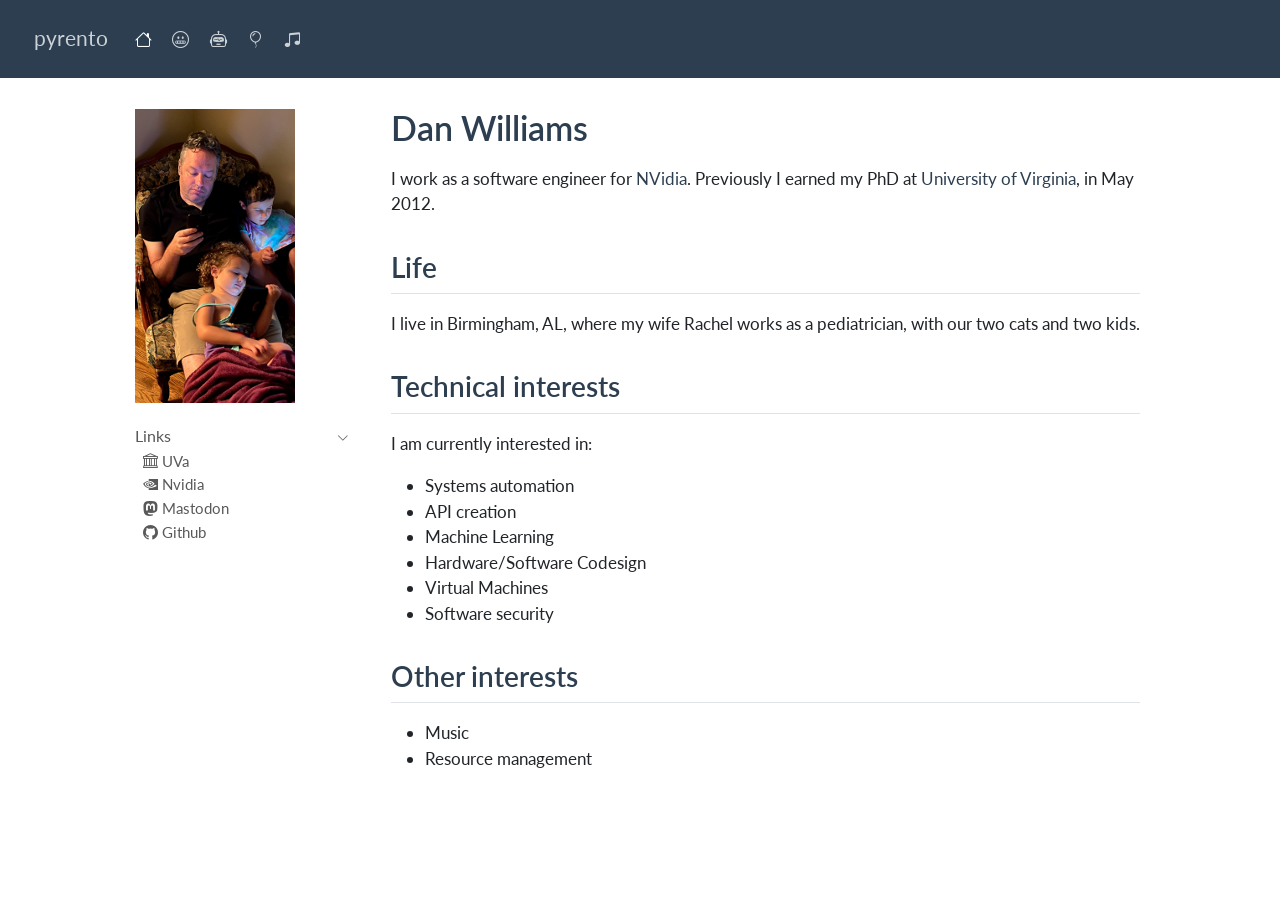
<file: index.html>
<!DOCTYPE html>
<html xmlns="http://www.w3.org/1999/xhtml" lang="en" xml:lang="en"><head>

<meta charset="utf-8">
<meta name="generator" content="quarto-1.8.25">

<meta name="viewport" content="width=device-width, initial-scale=1.0, user-scalable=yes">


<title>Dan Williams – pyrento</title>
<style>
code{white-space: pre-wrap;}
span.smallcaps{font-variant: small-caps;}
div.columns{display: flex; gap: min(4vw, 1.5em);}
div.column{flex: auto; overflow-x: auto;}
div.hanging-indent{margin-left: 1.5em; text-indent: -1.5em;}
ul.task-list{list-style: none;}
ul.task-list li input[type="checkbox"] {
  width: 0.8em;
  margin: 0 0.8em 0.2em -1em; /* quarto-specific, see https://github.com/quarto-dev/quarto-cli/issues/4556 */ 
  vertical-align: middle;
}
</style>


<script src="site_libs/quarto-nav/quarto-nav.js"></script>
<script src="site_libs/quarto-nav/headroom.min.js"></script>
<script src="site_libs/clipboard/clipboard.min.js"></script>
<script src="site_libs/quarto-html/quarto.js" type="module"></script>
<script src="site_libs/quarto-html/tabsets/tabsets.js" type="module"></script>
<script src="site_libs/quarto-html/axe/axe-check.js" type="module"></script>
<script src="site_libs/quarto-html/popper.min.js"></script>
<script src="site_libs/quarto-html/tippy.umd.min.js"></script>
<script src="site_libs/quarto-html/anchor.min.js"></script>
<link href="site_libs/quarto-html/tippy.css" rel="stylesheet">
<link href="site_libs/quarto-html/quarto-syntax-highlighting-7b89279ff1a6dce999919e0e67d4d9ec.css" rel="stylesheet" id="quarto-text-highlighting-styles">
<script src="site_libs/bootstrap/bootstrap.min.js"></script>
<link href="site_libs/bootstrap/bootstrap-icons.css" rel="stylesheet">
<link href="site_libs/bootstrap/bootstrap-f93c2b1f3f0577f377aefa4848a86a36.min.css" rel="stylesheet" append-hash="true" id="quarto-bootstrap" data-mode="light">
<script id="quarto-search-options" type="application/json">{
  "language": {
    "search-no-results-text": "No results",
    "search-matching-documents-text": "matching documents",
    "search-copy-link-title": "Copy link to search",
    "search-hide-matches-text": "Hide additional matches",
    "search-more-match-text": "more match in this document",
    "search-more-matches-text": "more matches in this document",
    "search-clear-button-title": "Clear",
    "search-text-placeholder": "",
    "search-detached-cancel-button-title": "Cancel",
    "search-submit-button-title": "Submit",
    "search-label": "Search"
  }
}</script>


<link rel="stylesheet" href="styles.css">
</head>

<body class="nav-sidebar floating nav-fixed fullcontent quarto-light">

<div id="quarto-search-results"></div>
  <header id="quarto-header" class="headroom fixed-top">
    <nav class="navbar navbar-expand-lg " data-bs-theme="dark">
      <div class="navbar-container container-fluid">
      <div class="navbar-brand-container mx-auto">
    <a href="./index.html" class="navbar-brand navbar-brand-logo">
    </a>
    <a class="navbar-brand" href="./index.html">
    <span class="navbar-title">pyrento</span>
    </a>
  </div>
          <button class="navbar-toggler" type="button" data-bs-toggle="collapse" data-bs-target="#navbarCollapse" aria-controls="navbarCollapse" role="menu" aria-expanded="false" aria-label="Toggle navigation" onclick="if (window.quartoToggleHeadroom) { window.quartoToggleHeadroom(); }">
  <span class="navbar-toggler-icon"></span>
</button>
          <div class="collapse navbar-collapse" id="navbarCollapse">
            <ul class="navbar-nav navbar-nav-scroll me-auto">
  <li class="nav-item">
    <a class="nav-link active" href="./index.html" aria-current="page"> 
<span class="menu-text"><span class="bi bi-house" aria-hidden="true"></span><span class="visually-hidden">Home</span></span></a>
  </li>  
  <li class="nav-item">
    <a class="nav-link" href="./about.html"> 
<span class="menu-text"><span class="bi bi-emoji-grimace" aria-hidden="true"></span><span class="visually-hidden">About</span></span></a>
  </li>  
  <li class="nav-item">
    <a class="nav-link" href="./ai.html"> 
<span class="menu-text"><span class="bi bi-robot" aria-hidden="true"></span><span class="visually-hidden">About</span></span></a>
  </li>  
  <li class="nav-item">
    <a class="nav-link" href="./momento_mori.html"> 
<span class="menu-text"><span class="bi bi-balloon" aria-hidden="true"></span><span class="visually-hidden">x</span></span></a>
  </li>  
  <li class="nav-item">
    <a class="nav-link" href="./dw_music.html"> 
<span class="menu-text"><span class="bi bi-music-note-beamed" aria-hidden="true"></span><span class="visually-hidden">x</span></span></a>
  </li>  
</ul>
          </div> <!-- /navcollapse -->
            <div class="quarto-navbar-tools">
</div>
      </div> <!-- /container-fluid -->
    </nav>
  <nav class="quarto-secondary-nav">
    <div class="container-fluid d-flex">
      <button type="button" class="quarto-btn-toggle btn" data-bs-toggle="collapse" role="button" data-bs-target=".quarto-sidebar-collapse-item" aria-controls="quarto-sidebar" aria-expanded="false" aria-label="Toggle sidebar navigation" onclick="if (window.quartoToggleHeadroom) { window.quartoToggleHeadroom(); }">
        <i class="bi bi-layout-text-sidebar-reverse"></i>
      </button>
        <nav class="quarto-page-breadcrumbs" aria-label="breadcrumb"><ol class="breadcrumb"><li class="breadcrumb-item">Dan Williams</li></ol></nav>
        <a class="flex-grow-1" role="navigation" data-bs-toggle="collapse" data-bs-target=".quarto-sidebar-collapse-item" aria-controls="quarto-sidebar" aria-expanded="false" aria-label="Toggle sidebar navigation" onclick="if (window.quartoToggleHeadroom) { window.quartoToggleHeadroom(); }">      
        </a>
    </div>
  </nav>
</header>
<!-- content -->
<div id="quarto-content" class="quarto-container page-columns page-rows-contents page-layout-article page-navbar">
<!-- sidebar -->
  <nav id="quarto-sidebar" class="sidebar collapse collapse-horizontal quarto-sidebar-collapse-item sidebar-navigation floating overflow-auto">
    <div class="pt-lg-2 mt-2 text-left sidebar-header">
      <a href="./index.html" class="sidebar-logo-link">
      <img src="./dww_new.png" alt="" class="sidebar-logo light-content py-0 d-lg-inline d-none">
      <img src="./dww_new.png" alt="" class="sidebar-logo dark-content py-0 d-lg-inline d-none">
      </a>
      </div>
    <div class="sidebar-menu-container"> 
    <ul class="list-unstyled mt-1">
        <li class="sidebar-item sidebar-item-section">
      <div class="sidebar-item-container"> 
            <a class="sidebar-item-text sidebar-link text-start" data-bs-toggle="collapse" data-bs-target="#quarto-sidebar-section-1" role="navigation" aria-expanded="true">
 <span class="menu-text">Links</span></a>
          <a class="sidebar-item-toggle text-start" data-bs-toggle="collapse" data-bs-target="#quarto-sidebar-section-1" role="navigation" aria-expanded="true" aria-label="Toggle section">
            <i class="bi bi-chevron-right ms-2"></i>
          </a> 
      </div>
      <ul id="quarto-sidebar-section-1" class="collapse list-unstyled sidebar-section depth1 show">  
          <li class="sidebar-item">
  <div class="sidebar-item-container"> 
  <a href="https://www.virginia.edu" class="sidebar-item-text sidebar-link"><i class="bi bi-bank" role="img">
</i> 
 <span class="menu-text">UVa</span></a>
  </div>
</li>
          <li class="sidebar-item">
  <div class="sidebar-item-container"> 
  <a href="http://www.nvidia.com" class="sidebar-item-text sidebar-link"><i class="bi bi-nvidia" role="img">
</i> 
 <span class="menu-text">Nvidia</span></a>
  </div>
</li>
          <li class="sidebar-item">
  <div class="sidebar-item-container"> 
  <a href="https://hachyderm.io/@thermostat" class="sidebar-item-text sidebar-link"><i class="bi bi-mastodon" role="img">
</i> 
 <span class="menu-text">Mastodon</span></a>
  </div>
</li>
          <li class="sidebar-item">
  <div class="sidebar-item-container"> 
  <a href="https://github.com/thermostat" class="sidebar-item-text sidebar-link"><i class="bi bi-github" role="img">
</i> 
 <span class="menu-text">Github</span></a>
  </div>
</li>
      </ul>
  </li>
    </ul>
    </div>
</nav>
<div id="quarto-sidebar-glass" class="quarto-sidebar-collapse-item" data-bs-toggle="collapse" data-bs-target=".quarto-sidebar-collapse-item"></div>
<!-- margin-sidebar -->
    
<!-- main -->
<main class="content" id="quarto-document-content">

<header id="title-block-header" class="quarto-title-block default">
<div class="quarto-title">
<h1 class="title">Dan Williams</h1>
</div>



<div class="quarto-title-meta">

    
  
    
  </div>
  


</header>


<p>I work as a software engineer for <a href="http://www.nvidia.com">NVidia</a>. Previously I earned my PhD at <a href="http://virginia.edu">University of Virginia</a>, in May 2012.</p>
<section id="life" class="level2">
<h2 class="anchored" data-anchor-id="life">Life</h2>
<p>I live in Birmingham, AL, where my wife Rachel works as a pediatrician, with our two cats and two kids.</p>
</section>
<section id="technical-interests" class="level2">
<h2 class="anchored" data-anchor-id="technical-interests">Technical interests</h2>
<p>I am currently interested in:</p>
<ul>
<li>Systems automation</li>
<li>API creation</li>
<li>Machine Learning</li>
<li>Hardware/Software Codesign</li>
<li>Virtual Machines</li>
<li>Software security</li>
</ul>
</section>
<section id="other-interests" class="level2">
<h2 class="anchored" data-anchor-id="other-interests">Other interests</h2>
<ul>
<li>Music</li>
<li>Resource management</li>
</ul>


</section>

</main> <!-- /main -->
<script id="quarto-html-after-body" type="application/javascript">
  window.document.addEventListener("DOMContentLoaded", function (event) {
    const icon = "";
    const anchorJS = new window.AnchorJS();
    anchorJS.options = {
      placement: 'right',
      icon: icon
    };
    anchorJS.add('.anchored');
    const isCodeAnnotation = (el) => {
      for (const clz of el.classList) {
        if (clz.startsWith('code-annotation-')) {                     
          return true;
        }
      }
      return false;
    }
    const onCopySuccess = function(e) {
      // button target
      const button = e.trigger;
      // don't keep focus
      button.blur();
      // flash "checked"
      button.classList.add('code-copy-button-checked');
      var currentTitle = button.getAttribute("title");
      button.setAttribute("title", "Copied!");
      let tooltip;
      if (window.bootstrap) {
        button.setAttribute("data-bs-toggle", "tooltip");
        button.setAttribute("data-bs-placement", "left");
        button.setAttribute("data-bs-title", "Copied!");
        tooltip = new bootstrap.Tooltip(button, 
          { trigger: "manual", 
            customClass: "code-copy-button-tooltip",
            offset: [0, -8]});
        tooltip.show();    
      }
      setTimeout(function() {
        if (tooltip) {
          tooltip.hide();
          button.removeAttribute("data-bs-title");
          button.removeAttribute("data-bs-toggle");
          button.removeAttribute("data-bs-placement");
        }
        button.setAttribute("title", currentTitle);
        button.classList.remove('code-copy-button-checked');
      }, 1000);
      // clear code selection
      e.clearSelection();
    }
    const getTextToCopy = function(trigger) {
      const outerScaffold = trigger.parentElement.cloneNode(true);
      const codeEl = outerScaffold.querySelector('code');
      for (const childEl of codeEl.children) {
        if (isCodeAnnotation(childEl)) {
          childEl.remove();
        }
      }
      return codeEl.innerText;
    }
    const clipboard = new window.ClipboardJS('.code-copy-button:not([data-in-quarto-modal])', {
      text: getTextToCopy
    });
    clipboard.on('success', onCopySuccess);
    if (window.document.getElementById('quarto-embedded-source-code-modal')) {
      const clipboardModal = new window.ClipboardJS('.code-copy-button[data-in-quarto-modal]', {
        text: getTextToCopy,
        container: window.document.getElementById('quarto-embedded-source-code-modal')
      });
      clipboardModal.on('success', onCopySuccess);
    }
      var localhostRegex = new RegExp(/^(?:http|https):\/\/localhost\:?[0-9]*\//);
      var mailtoRegex = new RegExp(/^mailto:/);
        var filterRegex = new RegExp("https:\/\/thermostat\.github\.io\/pyrento_net\/");
      var isInternal = (href) => {
          return filterRegex.test(href) || localhostRegex.test(href) || mailtoRegex.test(href);
      }
      // Inspect non-navigation links and adorn them if external
     var links = window.document.querySelectorAll('a[href]:not(.nav-link):not(.navbar-brand):not(.toc-action):not(.sidebar-link):not(.sidebar-item-toggle):not(.pagination-link):not(.no-external):not([aria-hidden]):not(.dropdown-item):not(.quarto-navigation-tool):not(.about-link)');
      for (var i=0; i<links.length; i++) {
        const link = links[i];
        if (!isInternal(link.href)) {
          // undo the damage that might have been done by quarto-nav.js in the case of
          // links that we want to consider external
          if (link.dataset.originalHref !== undefined) {
            link.href = link.dataset.originalHref;
          }
        }
      }
    function tippyHover(el, contentFn, onTriggerFn, onUntriggerFn) {
      const config = {
        allowHTML: true,
        maxWidth: 500,
        delay: 100,
        arrow: false,
        appendTo: function(el) {
            return el.parentElement;
        },
        interactive: true,
        interactiveBorder: 10,
        theme: 'quarto',
        placement: 'bottom-start',
      };
      if (contentFn) {
        config.content = contentFn;
      }
      if (onTriggerFn) {
        config.onTrigger = onTriggerFn;
      }
      if (onUntriggerFn) {
        config.onUntrigger = onUntriggerFn;
      }
      window.tippy(el, config); 
    }
    const noterefs = window.document.querySelectorAll('a[role="doc-noteref"]');
    for (var i=0; i<noterefs.length; i++) {
      const ref = noterefs[i];
      tippyHover(ref, function() {
        // use id or data attribute instead here
        let href = ref.getAttribute('data-footnote-href') || ref.getAttribute('href');
        try { href = new URL(href).hash; } catch {}
        const id = href.replace(/^#\/?/, "");
        const note = window.document.getElementById(id);
        if (note) {
          return note.innerHTML;
        } else {
          return "";
        }
      });
    }
    const xrefs = window.document.querySelectorAll('a.quarto-xref');
    const processXRef = (id, note) => {
      // Strip column container classes
      const stripColumnClz = (el) => {
        el.classList.remove("page-full", "page-columns");
        if (el.children) {
          for (const child of el.children) {
            stripColumnClz(child);
          }
        }
      }
      stripColumnClz(note)
      if (id === null || id.startsWith('sec-')) {
        // Special case sections, only their first couple elements
        const container = document.createElement("div");
        if (note.children && note.children.length > 2) {
          container.appendChild(note.children[0].cloneNode(true));
          for (let i = 1; i < note.children.length; i++) {
            const child = note.children[i];
            if (child.tagName === "P" && child.innerText === "") {
              continue;
            } else {
              container.appendChild(child.cloneNode(true));
              break;
            }
          }
          if (window.Quarto?.typesetMath) {
            window.Quarto.typesetMath(container);
          }
          return container.innerHTML
        } else {
          if (window.Quarto?.typesetMath) {
            window.Quarto.typesetMath(note);
          }
          return note.innerHTML;
        }
      } else {
        // Remove any anchor links if they are present
        const anchorLink = note.querySelector('a.anchorjs-link');
        if (anchorLink) {
          anchorLink.remove();
        }
        if (window.Quarto?.typesetMath) {
          window.Quarto.typesetMath(note);
        }
        if (note.classList.contains("callout")) {
          return note.outerHTML;
        } else {
          return note.innerHTML;
        }
      }
    }
    for (var i=0; i<xrefs.length; i++) {
      const xref = xrefs[i];
      tippyHover(xref, undefined, function(instance) {
        instance.disable();
        let url = xref.getAttribute('href');
        let hash = undefined; 
        if (url.startsWith('#')) {
          hash = url;
        } else {
          try { hash = new URL(url).hash; } catch {}
        }
        if (hash) {
          const id = hash.replace(/^#\/?/, "");
          const note = window.document.getElementById(id);
          if (note !== null) {
            try {
              const html = processXRef(id, note.cloneNode(true));
              instance.setContent(html);
            } finally {
              instance.enable();
              instance.show();
            }
          } else {
            // See if we can fetch this
            fetch(url.split('#')[0])
            .then(res => res.text())
            .then(html => {
              const parser = new DOMParser();
              const htmlDoc = parser.parseFromString(html, "text/html");
              const note = htmlDoc.getElementById(id);
              if (note !== null) {
                const html = processXRef(id, note);
                instance.setContent(html);
              } 
            }).finally(() => {
              instance.enable();
              instance.show();
            });
          }
        } else {
          // See if we can fetch a full url (with no hash to target)
          // This is a special case and we should probably do some content thinning / targeting
          fetch(url)
          .then(res => res.text())
          .then(html => {
            const parser = new DOMParser();
            const htmlDoc = parser.parseFromString(html, "text/html");
            const note = htmlDoc.querySelector('main.content');
            if (note !== null) {
              // This should only happen for chapter cross references
              // (since there is no id in the URL)
              // remove the first header
              if (note.children.length > 0 && note.children[0].tagName === "HEADER") {
                note.children[0].remove();
              }
              const html = processXRef(null, note);
              instance.setContent(html);
            } 
          }).finally(() => {
            instance.enable();
            instance.show();
          });
        }
      }, function(instance) {
      });
    }
        let selectedAnnoteEl;
        const selectorForAnnotation = ( cell, annotation) => {
          let cellAttr = 'data-code-cell="' + cell + '"';
          let lineAttr = 'data-code-annotation="' +  annotation + '"';
          const selector = 'span[' + cellAttr + '][' + lineAttr + ']';
          return selector;
        }
        const selectCodeLines = (annoteEl) => {
          const doc = window.document;
          const targetCell = annoteEl.getAttribute("data-target-cell");
          const targetAnnotation = annoteEl.getAttribute("data-target-annotation");
          const annoteSpan = window.document.querySelector(selectorForAnnotation(targetCell, targetAnnotation));
          const lines = annoteSpan.getAttribute("data-code-lines").split(",");
          const lineIds = lines.map((line) => {
            return targetCell + "-" + line;
          })
          let top = null;
          let height = null;
          let parent = null;
          if (lineIds.length > 0) {
              //compute the position of the single el (top and bottom and make a div)
              const el = window.document.getElementById(lineIds[0]);
              top = el.offsetTop;
              height = el.offsetHeight;
              parent = el.parentElement.parentElement;
            if (lineIds.length > 1) {
              const lastEl = window.document.getElementById(lineIds[lineIds.length - 1]);
              const bottom = lastEl.offsetTop + lastEl.offsetHeight;
              height = bottom - top;
            }
            if (top !== null && height !== null && parent !== null) {
              // cook up a div (if necessary) and position it 
              let div = window.document.getElementById("code-annotation-line-highlight");
              if (div === null) {
                div = window.document.createElement("div");
                div.setAttribute("id", "code-annotation-line-highlight");
                div.style.position = 'absolute';
                parent.appendChild(div);
              }
              div.style.top = top - 2 + "px";
              div.style.height = height + 4 + "px";
              div.style.left = 0;
              let gutterDiv = window.document.getElementById("code-annotation-line-highlight-gutter");
              if (gutterDiv === null) {
                gutterDiv = window.document.createElement("div");
                gutterDiv.setAttribute("id", "code-annotation-line-highlight-gutter");
                gutterDiv.style.position = 'absolute';
                const codeCell = window.document.getElementById(targetCell);
                const gutter = codeCell.querySelector('.code-annotation-gutter');
                gutter.appendChild(gutterDiv);
              }
              gutterDiv.style.top = top - 2 + "px";
              gutterDiv.style.height = height + 4 + "px";
            }
            selectedAnnoteEl = annoteEl;
          }
        };
        const unselectCodeLines = () => {
          const elementsIds = ["code-annotation-line-highlight", "code-annotation-line-highlight-gutter"];
          elementsIds.forEach((elId) => {
            const div = window.document.getElementById(elId);
            if (div) {
              div.remove();
            }
          });
          selectedAnnoteEl = undefined;
        };
          // Handle positioning of the toggle
      window.addEventListener(
        "resize",
        throttle(() => {
          elRect = undefined;
          if (selectedAnnoteEl) {
            selectCodeLines(selectedAnnoteEl);
          }
        }, 10)
      );
      function throttle(fn, ms) {
      let throttle = false;
      let timer;
        return (...args) => {
          if(!throttle) { // first call gets through
              fn.apply(this, args);
              throttle = true;
          } else { // all the others get throttled
              if(timer) clearTimeout(timer); // cancel #2
              timer = setTimeout(() => {
                fn.apply(this, args);
                timer = throttle = false;
              }, ms);
          }
        };
      }
        // Attach click handler to the DT
        const annoteDls = window.document.querySelectorAll('dt[data-target-cell]');
        for (const annoteDlNode of annoteDls) {
          annoteDlNode.addEventListener('click', (event) => {
            const clickedEl = event.target;
            if (clickedEl !== selectedAnnoteEl) {
              unselectCodeLines();
              const activeEl = window.document.querySelector('dt[data-target-cell].code-annotation-active');
              if (activeEl) {
                activeEl.classList.remove('code-annotation-active');
              }
              selectCodeLines(clickedEl);
              clickedEl.classList.add('code-annotation-active');
            } else {
              // Unselect the line
              unselectCodeLines();
              clickedEl.classList.remove('code-annotation-active');
            }
          });
        }
    const findCites = (el) => {
      const parentEl = el.parentElement;
      if (parentEl) {
        const cites = parentEl.dataset.cites;
        if (cites) {
          return {
            el,
            cites: cites.split(' ')
          };
        } else {
          return findCites(el.parentElement)
        }
      } else {
        return undefined;
      }
    };
    var bibliorefs = window.document.querySelectorAll('a[role="doc-biblioref"]');
    for (var i=0; i<bibliorefs.length; i++) {
      const ref = bibliorefs[i];
      const citeInfo = findCites(ref);
      if (citeInfo) {
        tippyHover(citeInfo.el, function() {
          var popup = window.document.createElement('div');
          citeInfo.cites.forEach(function(cite) {
            var citeDiv = window.document.createElement('div');
            citeDiv.classList.add('hanging-indent');
            citeDiv.classList.add('csl-entry');
            var biblioDiv = window.document.getElementById('ref-' + cite);
            if (biblioDiv) {
              citeDiv.innerHTML = biblioDiv.innerHTML;
            }
            popup.appendChild(citeDiv);
          });
          return popup.innerHTML;
        });
      }
    }
  });
  </script>
</div> <!-- /content -->




</body></html>
</file>
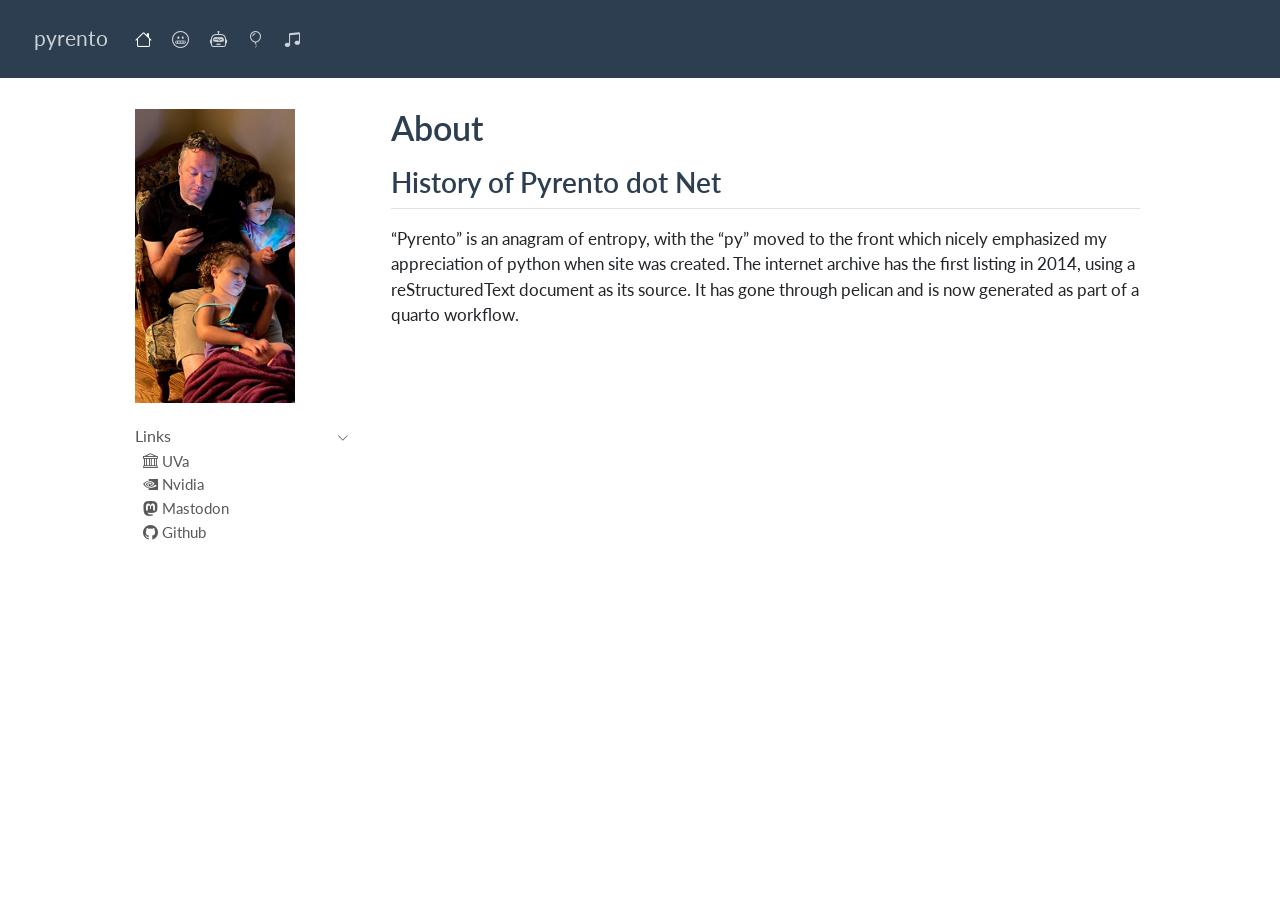
<file: about.html>
<!DOCTYPE html>
<html xmlns="http://www.w3.org/1999/xhtml" lang="en" xml:lang="en"><head>

<meta charset="utf-8">
<meta name="generator" content="quarto-1.8.25">

<meta name="viewport" content="width=device-width, initial-scale=1.0, user-scalable=yes">


<title>About – pyrento</title>
<style>
code{white-space: pre-wrap;}
span.smallcaps{font-variant: small-caps;}
div.columns{display: flex; gap: min(4vw, 1.5em);}
div.column{flex: auto; overflow-x: auto;}
div.hanging-indent{margin-left: 1.5em; text-indent: -1.5em;}
ul.task-list{list-style: none;}
ul.task-list li input[type="checkbox"] {
  width: 0.8em;
  margin: 0 0.8em 0.2em -1em; /* quarto-specific, see https://github.com/quarto-dev/quarto-cli/issues/4556 */ 
  vertical-align: middle;
}
</style>


<script src="site_libs/quarto-nav/quarto-nav.js"></script>
<script src="site_libs/quarto-nav/headroom.min.js"></script>
<script src="site_libs/clipboard/clipboard.min.js"></script>
<script src="site_libs/quarto-html/quarto.js" type="module"></script>
<script src="site_libs/quarto-html/tabsets/tabsets.js" type="module"></script>
<script src="site_libs/quarto-html/axe/axe-check.js" type="module"></script>
<script src="site_libs/quarto-html/popper.min.js"></script>
<script src="site_libs/quarto-html/tippy.umd.min.js"></script>
<script src="site_libs/quarto-html/anchor.min.js"></script>
<link href="site_libs/quarto-html/tippy.css" rel="stylesheet">
<link href="site_libs/quarto-html/quarto-syntax-highlighting-7b89279ff1a6dce999919e0e67d4d9ec.css" rel="stylesheet" id="quarto-text-highlighting-styles">
<script src="site_libs/bootstrap/bootstrap.min.js"></script>
<link href="site_libs/bootstrap/bootstrap-icons.css" rel="stylesheet">
<link href="site_libs/bootstrap/bootstrap-f93c2b1f3f0577f377aefa4848a86a36.min.css" rel="stylesheet" append-hash="true" id="quarto-bootstrap" data-mode="light">
<script id="quarto-search-options" type="application/json">{
  "language": {
    "search-no-results-text": "No results",
    "search-matching-documents-text": "matching documents",
    "search-copy-link-title": "Copy link to search",
    "search-hide-matches-text": "Hide additional matches",
    "search-more-match-text": "more match in this document",
    "search-more-matches-text": "more matches in this document",
    "search-clear-button-title": "Clear",
    "search-text-placeholder": "",
    "search-detached-cancel-button-title": "Cancel",
    "search-submit-button-title": "Submit",
    "search-label": "Search"
  }
}</script>


<link rel="stylesheet" href="styles.css">
</head>

<body class="nav-sidebar floating nav-fixed fullcontent quarto-light">

<div id="quarto-search-results"></div>
  <header id="quarto-header" class="headroom fixed-top">
    <nav class="navbar navbar-expand-lg " data-bs-theme="dark">
      <div class="navbar-container container-fluid">
      <div class="navbar-brand-container mx-auto">
    <a href="./index.html" class="navbar-brand navbar-brand-logo">
    </a>
    <a class="navbar-brand" href="./index.html">
    <span class="navbar-title">pyrento</span>
    </a>
  </div>
          <button class="navbar-toggler" type="button" data-bs-toggle="collapse" data-bs-target="#navbarCollapse" aria-controls="navbarCollapse" role="menu" aria-expanded="false" aria-label="Toggle navigation" onclick="if (window.quartoToggleHeadroom) { window.quartoToggleHeadroom(); }">
  <span class="navbar-toggler-icon"></span>
</button>
          <div class="collapse navbar-collapse" id="navbarCollapse">
            <ul class="navbar-nav navbar-nav-scroll me-auto">
  <li class="nav-item">
    <a class="nav-link active" href="./index.html" aria-current="page"> 
<span class="menu-text"><span class="bi bi-house" aria-hidden="true"></span><span class="visually-hidden">Home</span></span></a>
  </li>  
  <li class="nav-item">
    <a class="nav-link" href="./about.html"> 
<span class="menu-text"><span class="bi bi-emoji-grimace" aria-hidden="true"></span><span class="visually-hidden">About</span></span></a>
  </li>  
  <li class="nav-item">
    <a class="nav-link" href="./ai.html"> 
<span class="menu-text"><span class="bi bi-robot" aria-hidden="true"></span><span class="visually-hidden">About</span></span></a>
  </li>  
  <li class="nav-item">
    <a class="nav-link" href="./momento_mori.html"> 
<span class="menu-text"><span class="bi bi-balloon" aria-hidden="true"></span><span class="visually-hidden">x</span></span></a>
  </li>  
  <li class="nav-item">
    <a class="nav-link" href="./dw_music.html"> 
<span class="menu-text"><span class="bi bi-music-note-beamed" aria-hidden="true"></span><span class="visually-hidden">x</span></span></a>
  </li>  
</ul>
          </div> <!-- /navcollapse -->
            <div class="quarto-navbar-tools">
</div>
      </div> <!-- /container-fluid -->
    </nav>
  <nav class="quarto-secondary-nav">
    <div class="container-fluid d-flex">
      <button type="button" class="quarto-btn-toggle btn" data-bs-toggle="collapse" role="button" data-bs-target=".quarto-sidebar-collapse-item" aria-controls="quarto-sidebar" aria-expanded="false" aria-label="Toggle sidebar navigation" onclick="if (window.quartoToggleHeadroom) { window.quartoToggleHeadroom(); }">
        <i class="bi bi-layout-text-sidebar-reverse"></i>
      </button>
        <nav class="quarto-page-breadcrumbs" aria-label="breadcrumb"><ol class="breadcrumb"><li class="breadcrumb-item">About</li></ol></nav>
        <a class="flex-grow-1" role="navigation" data-bs-toggle="collapse" data-bs-target=".quarto-sidebar-collapse-item" aria-controls="quarto-sidebar" aria-expanded="false" aria-label="Toggle sidebar navigation" onclick="if (window.quartoToggleHeadroom) { window.quartoToggleHeadroom(); }">      
        </a>
    </div>
  </nav>
</header>
<!-- content -->
<div id="quarto-content" class="quarto-container page-columns page-rows-contents page-layout-article page-navbar">
<!-- sidebar -->
  <nav id="quarto-sidebar" class="sidebar collapse collapse-horizontal quarto-sidebar-collapse-item sidebar-navigation floating overflow-auto">
    <div class="pt-lg-2 mt-2 text-left sidebar-header">
      <a href="./index.html" class="sidebar-logo-link">
      <img src="./dww_new.png" alt="" class="sidebar-logo light-content py-0 d-lg-inline d-none">
      <img src="./dww_new.png" alt="" class="sidebar-logo dark-content py-0 d-lg-inline d-none">
      </a>
      </div>
    <div class="sidebar-menu-container"> 
    <ul class="list-unstyled mt-1">
        <li class="sidebar-item sidebar-item-section">
      <div class="sidebar-item-container"> 
            <a class="sidebar-item-text sidebar-link text-start" data-bs-toggle="collapse" data-bs-target="#quarto-sidebar-section-1" role="navigation" aria-expanded="true">
 <span class="menu-text">Links</span></a>
          <a class="sidebar-item-toggle text-start" data-bs-toggle="collapse" data-bs-target="#quarto-sidebar-section-1" role="navigation" aria-expanded="true" aria-label="Toggle section">
            <i class="bi bi-chevron-right ms-2"></i>
          </a> 
      </div>
      <ul id="quarto-sidebar-section-1" class="collapse list-unstyled sidebar-section depth1 show">  
          <li class="sidebar-item">
  <div class="sidebar-item-container"> 
  <a href="https://www.virginia.edu" class="sidebar-item-text sidebar-link"><i class="bi bi-bank" role="img">
</i> 
 <span class="menu-text">UVa</span></a>
  </div>
</li>
          <li class="sidebar-item">
  <div class="sidebar-item-container"> 
  <a href="http://www.nvidia.com" class="sidebar-item-text sidebar-link"><i class="bi bi-nvidia" role="img">
</i> 
 <span class="menu-text">Nvidia</span></a>
  </div>
</li>
          <li class="sidebar-item">
  <div class="sidebar-item-container"> 
  <a href="https://hachyderm.io/@thermostat" class="sidebar-item-text sidebar-link"><i class="bi bi-mastodon" role="img">
</i> 
 <span class="menu-text">Mastodon</span></a>
  </div>
</li>
          <li class="sidebar-item">
  <div class="sidebar-item-container"> 
  <a href="https://github.com/thermostat" class="sidebar-item-text sidebar-link"><i class="bi bi-github" role="img">
</i> 
 <span class="menu-text">Github</span></a>
  </div>
</li>
      </ul>
  </li>
    </ul>
    </div>
</nav>
<div id="quarto-sidebar-glass" class="quarto-sidebar-collapse-item" data-bs-toggle="collapse" data-bs-target=".quarto-sidebar-collapse-item"></div>
<!-- margin-sidebar -->
    
<!-- main -->
<main class="content" id="quarto-document-content">

<header id="title-block-header" class="quarto-title-block default">
<div class="quarto-title">
<h1 class="title">About</h1>
</div>



<div class="quarto-title-meta">

    
  
    
  </div>
  


</header>


<section id="history-of-pyrento-dot-net" class="level2">
<h2 class="anchored" data-anchor-id="history-of-pyrento-dot-net">History of Pyrento dot Net</h2>
<p>“Pyrento” is an anagram of entropy, with the “py” moved to the front which nicely emphasized my appreciation of python when site was created. The internet archive has the first listing in 2014, using a reStructuredText document as its source. It has gone through pelican and is now generated as part of a quarto workflow.</p>


</section>

</main> <!-- /main -->
<script id="quarto-html-after-body" type="application/javascript">
  window.document.addEventListener("DOMContentLoaded", function (event) {
    const icon = "";
    const anchorJS = new window.AnchorJS();
    anchorJS.options = {
      placement: 'right',
      icon: icon
    };
    anchorJS.add('.anchored');
    const isCodeAnnotation = (el) => {
      for (const clz of el.classList) {
        if (clz.startsWith('code-annotation-')) {                     
          return true;
        }
      }
      return false;
    }
    const onCopySuccess = function(e) {
      // button target
      const button = e.trigger;
      // don't keep focus
      button.blur();
      // flash "checked"
      button.classList.add('code-copy-button-checked');
      var currentTitle = button.getAttribute("title");
      button.setAttribute("title", "Copied!");
      let tooltip;
      if (window.bootstrap) {
        button.setAttribute("data-bs-toggle", "tooltip");
        button.setAttribute("data-bs-placement", "left");
        button.setAttribute("data-bs-title", "Copied!");
        tooltip = new bootstrap.Tooltip(button, 
          { trigger: "manual", 
            customClass: "code-copy-button-tooltip",
            offset: [0, -8]});
        tooltip.show();    
      }
      setTimeout(function() {
        if (tooltip) {
          tooltip.hide();
          button.removeAttribute("data-bs-title");
          button.removeAttribute("data-bs-toggle");
          button.removeAttribute("data-bs-placement");
        }
        button.setAttribute("title", currentTitle);
        button.classList.remove('code-copy-button-checked');
      }, 1000);
      // clear code selection
      e.clearSelection();
    }
    const getTextToCopy = function(trigger) {
      const outerScaffold = trigger.parentElement.cloneNode(true);
      const codeEl = outerScaffold.querySelector('code');
      for (const childEl of codeEl.children) {
        if (isCodeAnnotation(childEl)) {
          childEl.remove();
        }
      }
      return codeEl.innerText;
    }
    const clipboard = new window.ClipboardJS('.code-copy-button:not([data-in-quarto-modal])', {
      text: getTextToCopy
    });
    clipboard.on('success', onCopySuccess);
    if (window.document.getElementById('quarto-embedded-source-code-modal')) {
      const clipboardModal = new window.ClipboardJS('.code-copy-button[data-in-quarto-modal]', {
        text: getTextToCopy,
        container: window.document.getElementById('quarto-embedded-source-code-modal')
      });
      clipboardModal.on('success', onCopySuccess);
    }
      var localhostRegex = new RegExp(/^(?:http|https):\/\/localhost\:?[0-9]*\//);
      var mailtoRegex = new RegExp(/^mailto:/);
        var filterRegex = new RegExp("https:\/\/thermostat\.github\.io\/pyrento_net\/");
      var isInternal = (href) => {
          return filterRegex.test(href) || localhostRegex.test(href) || mailtoRegex.test(href);
      }
      // Inspect non-navigation links and adorn them if external
     var links = window.document.querySelectorAll('a[href]:not(.nav-link):not(.navbar-brand):not(.toc-action):not(.sidebar-link):not(.sidebar-item-toggle):not(.pagination-link):not(.no-external):not([aria-hidden]):not(.dropdown-item):not(.quarto-navigation-tool):not(.about-link)');
      for (var i=0; i<links.length; i++) {
        const link = links[i];
        if (!isInternal(link.href)) {
          // undo the damage that might have been done by quarto-nav.js in the case of
          // links that we want to consider external
          if (link.dataset.originalHref !== undefined) {
            link.href = link.dataset.originalHref;
          }
        }
      }
    function tippyHover(el, contentFn, onTriggerFn, onUntriggerFn) {
      const config = {
        allowHTML: true,
        maxWidth: 500,
        delay: 100,
        arrow: false,
        appendTo: function(el) {
            return el.parentElement;
        },
        interactive: true,
        interactiveBorder: 10,
        theme: 'quarto',
        placement: 'bottom-start',
      };
      if (contentFn) {
        config.content = contentFn;
      }
      if (onTriggerFn) {
        config.onTrigger = onTriggerFn;
      }
      if (onUntriggerFn) {
        config.onUntrigger = onUntriggerFn;
      }
      window.tippy(el, config); 
    }
    const noterefs = window.document.querySelectorAll('a[role="doc-noteref"]');
    for (var i=0; i<noterefs.length; i++) {
      const ref = noterefs[i];
      tippyHover(ref, function() {
        // use id or data attribute instead here
        let href = ref.getAttribute('data-footnote-href') || ref.getAttribute('href');
        try { href = new URL(href).hash; } catch {}
        const id = href.replace(/^#\/?/, "");
        const note = window.document.getElementById(id);
        if (note) {
          return note.innerHTML;
        } else {
          return "";
        }
      });
    }
    const xrefs = window.document.querySelectorAll('a.quarto-xref');
    const processXRef = (id, note) => {
      // Strip column container classes
      const stripColumnClz = (el) => {
        el.classList.remove("page-full", "page-columns");
        if (el.children) {
          for (const child of el.children) {
            stripColumnClz(child);
          }
        }
      }
      stripColumnClz(note)
      if (id === null || id.startsWith('sec-')) {
        // Special case sections, only their first couple elements
        const container = document.createElement("div");
        if (note.children && note.children.length > 2) {
          container.appendChild(note.children[0].cloneNode(true));
          for (let i = 1; i < note.children.length; i++) {
            const child = note.children[i];
            if (child.tagName === "P" && child.innerText === "") {
              continue;
            } else {
              container.appendChild(child.cloneNode(true));
              break;
            }
          }
          if (window.Quarto?.typesetMath) {
            window.Quarto.typesetMath(container);
          }
          return container.innerHTML
        } else {
          if (window.Quarto?.typesetMath) {
            window.Quarto.typesetMath(note);
          }
          return note.innerHTML;
        }
      } else {
        // Remove any anchor links if they are present
        const anchorLink = note.querySelector('a.anchorjs-link');
        if (anchorLink) {
          anchorLink.remove();
        }
        if (window.Quarto?.typesetMath) {
          window.Quarto.typesetMath(note);
        }
        if (note.classList.contains("callout")) {
          return note.outerHTML;
        } else {
          return note.innerHTML;
        }
      }
    }
    for (var i=0; i<xrefs.length; i++) {
      const xref = xrefs[i];
      tippyHover(xref, undefined, function(instance) {
        instance.disable();
        let url = xref.getAttribute('href');
        let hash = undefined; 
        if (url.startsWith('#')) {
          hash = url;
        } else {
          try { hash = new URL(url).hash; } catch {}
        }
        if (hash) {
          const id = hash.replace(/^#\/?/, "");
          const note = window.document.getElementById(id);
          if (note !== null) {
            try {
              const html = processXRef(id, note.cloneNode(true));
              instance.setContent(html);
            } finally {
              instance.enable();
              instance.show();
            }
          } else {
            // See if we can fetch this
            fetch(url.split('#')[0])
            .then(res => res.text())
            .then(html => {
              const parser = new DOMParser();
              const htmlDoc = parser.parseFromString(html, "text/html");
              const note = htmlDoc.getElementById(id);
              if (note !== null) {
                const html = processXRef(id, note);
                instance.setContent(html);
              } 
            }).finally(() => {
              instance.enable();
              instance.show();
            });
          }
        } else {
          // See if we can fetch a full url (with no hash to target)
          // This is a special case and we should probably do some content thinning / targeting
          fetch(url)
          .then(res => res.text())
          .then(html => {
            const parser = new DOMParser();
            const htmlDoc = parser.parseFromString(html, "text/html");
            const note = htmlDoc.querySelector('main.content');
            if (note !== null) {
              // This should only happen for chapter cross references
              // (since there is no id in the URL)
              // remove the first header
              if (note.children.length > 0 && note.children[0].tagName === "HEADER") {
                note.children[0].remove();
              }
              const html = processXRef(null, note);
              instance.setContent(html);
            } 
          }).finally(() => {
            instance.enable();
            instance.show();
          });
        }
      }, function(instance) {
      });
    }
        let selectedAnnoteEl;
        const selectorForAnnotation = ( cell, annotation) => {
          let cellAttr = 'data-code-cell="' + cell + '"';
          let lineAttr = 'data-code-annotation="' +  annotation + '"';
          const selector = 'span[' + cellAttr + '][' + lineAttr + ']';
          return selector;
        }
        const selectCodeLines = (annoteEl) => {
          const doc = window.document;
          const targetCell = annoteEl.getAttribute("data-target-cell");
          const targetAnnotation = annoteEl.getAttribute("data-target-annotation");
          const annoteSpan = window.document.querySelector(selectorForAnnotation(targetCell, targetAnnotation));
          const lines = annoteSpan.getAttribute("data-code-lines").split(",");
          const lineIds = lines.map((line) => {
            return targetCell + "-" + line;
          })
          let top = null;
          let height = null;
          let parent = null;
          if (lineIds.length > 0) {
              //compute the position of the single el (top and bottom and make a div)
              const el = window.document.getElementById(lineIds[0]);
              top = el.offsetTop;
              height = el.offsetHeight;
              parent = el.parentElement.parentElement;
            if (lineIds.length > 1) {
              const lastEl = window.document.getElementById(lineIds[lineIds.length - 1]);
              const bottom = lastEl.offsetTop + lastEl.offsetHeight;
              height = bottom - top;
            }
            if (top !== null && height !== null && parent !== null) {
              // cook up a div (if necessary) and position it 
              let div = window.document.getElementById("code-annotation-line-highlight");
              if (div === null) {
                div = window.document.createElement("div");
                div.setAttribute("id", "code-annotation-line-highlight");
                div.style.position = 'absolute';
                parent.appendChild(div);
              }
              div.style.top = top - 2 + "px";
              div.style.height = height + 4 + "px";
              div.style.left = 0;
              let gutterDiv = window.document.getElementById("code-annotation-line-highlight-gutter");
              if (gutterDiv === null) {
                gutterDiv = window.document.createElement("div");
                gutterDiv.setAttribute("id", "code-annotation-line-highlight-gutter");
                gutterDiv.style.position = 'absolute';
                const codeCell = window.document.getElementById(targetCell);
                const gutter = codeCell.querySelector('.code-annotation-gutter');
                gutter.appendChild(gutterDiv);
              }
              gutterDiv.style.top = top - 2 + "px";
              gutterDiv.style.height = height + 4 + "px";
            }
            selectedAnnoteEl = annoteEl;
          }
        };
        const unselectCodeLines = () => {
          const elementsIds = ["code-annotation-line-highlight", "code-annotation-line-highlight-gutter"];
          elementsIds.forEach((elId) => {
            const div = window.document.getElementById(elId);
            if (div) {
              div.remove();
            }
          });
          selectedAnnoteEl = undefined;
        };
          // Handle positioning of the toggle
      window.addEventListener(
        "resize",
        throttle(() => {
          elRect = undefined;
          if (selectedAnnoteEl) {
            selectCodeLines(selectedAnnoteEl);
          }
        }, 10)
      );
      function throttle(fn, ms) {
      let throttle = false;
      let timer;
        return (...args) => {
          if(!throttle) { // first call gets through
              fn.apply(this, args);
              throttle = true;
          } else { // all the others get throttled
              if(timer) clearTimeout(timer); // cancel #2
              timer = setTimeout(() => {
                fn.apply(this, args);
                timer = throttle = false;
              }, ms);
          }
        };
      }
        // Attach click handler to the DT
        const annoteDls = window.document.querySelectorAll('dt[data-target-cell]');
        for (const annoteDlNode of annoteDls) {
          annoteDlNode.addEventListener('click', (event) => {
            const clickedEl = event.target;
            if (clickedEl !== selectedAnnoteEl) {
              unselectCodeLines();
              const activeEl = window.document.querySelector('dt[data-target-cell].code-annotation-active');
              if (activeEl) {
                activeEl.classList.remove('code-annotation-active');
              }
              selectCodeLines(clickedEl);
              clickedEl.classList.add('code-annotation-active');
            } else {
              // Unselect the line
              unselectCodeLines();
              clickedEl.classList.remove('code-annotation-active');
            }
          });
        }
    const findCites = (el) => {
      const parentEl = el.parentElement;
      if (parentEl) {
        const cites = parentEl.dataset.cites;
        if (cites) {
          return {
            el,
            cites: cites.split(' ')
          };
        } else {
          return findCites(el.parentElement)
        }
      } else {
        return undefined;
      }
    };
    var bibliorefs = window.document.querySelectorAll('a[role="doc-biblioref"]');
    for (var i=0; i<bibliorefs.length; i++) {
      const ref = bibliorefs[i];
      const citeInfo = findCites(ref);
      if (citeInfo) {
        tippyHover(citeInfo.el, function() {
          var popup = window.document.createElement('div');
          citeInfo.cites.forEach(function(cite) {
            var citeDiv = window.document.createElement('div');
            citeDiv.classList.add('hanging-indent');
            citeDiv.classList.add('csl-entry');
            var biblioDiv = window.document.getElementById('ref-' + cite);
            if (biblioDiv) {
              citeDiv.innerHTML = biblioDiv.innerHTML;
            }
            popup.appendChild(citeDiv);
          });
          return popup.innerHTML;
        });
      }
    }
  });
  </script>
</div> <!-- /content -->




</body></html>
</file>
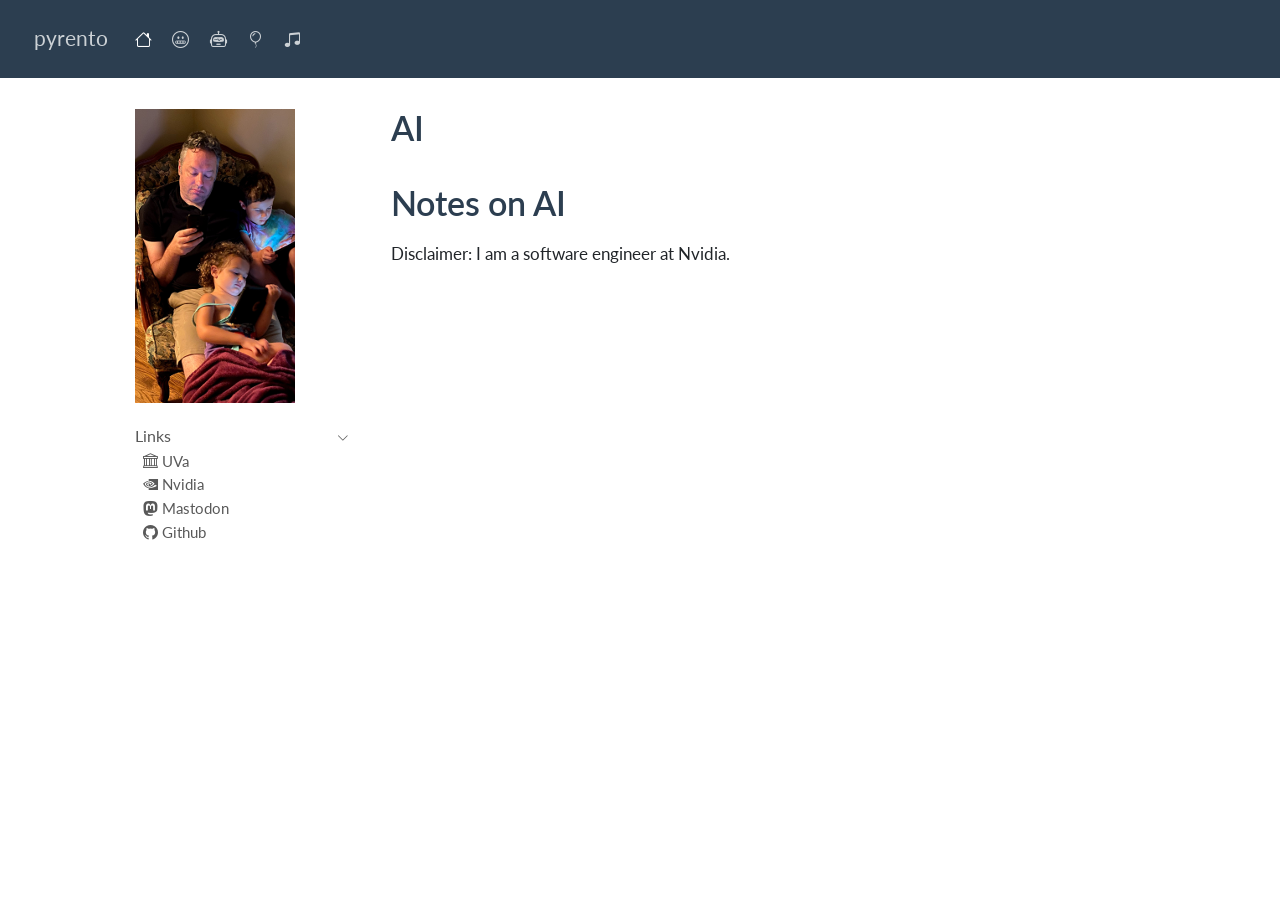
<file: ai.html>
<!DOCTYPE html>
<html xmlns="http://www.w3.org/1999/xhtml" lang="en" xml:lang="en"><head>

<meta charset="utf-8">
<meta name="generator" content="quarto-1.8.25">

<meta name="viewport" content="width=device-width, initial-scale=1.0, user-scalable=yes">


<title>AI – pyrento</title>
<style>
code{white-space: pre-wrap;}
span.smallcaps{font-variant: small-caps;}
div.columns{display: flex; gap: min(4vw, 1.5em);}
div.column{flex: auto; overflow-x: auto;}
div.hanging-indent{margin-left: 1.5em; text-indent: -1.5em;}
ul.task-list{list-style: none;}
ul.task-list li input[type="checkbox"] {
  width: 0.8em;
  margin: 0 0.8em 0.2em -1em; /* quarto-specific, see https://github.com/quarto-dev/quarto-cli/issues/4556 */ 
  vertical-align: middle;
}
</style>


<script src="site_libs/quarto-nav/quarto-nav.js"></script>
<script src="site_libs/quarto-nav/headroom.min.js"></script>
<script src="site_libs/clipboard/clipboard.min.js"></script>
<script src="site_libs/quarto-html/quarto.js" type="module"></script>
<script src="site_libs/quarto-html/tabsets/tabsets.js" type="module"></script>
<script src="site_libs/quarto-html/axe/axe-check.js" type="module"></script>
<script src="site_libs/quarto-html/popper.min.js"></script>
<script src="site_libs/quarto-html/tippy.umd.min.js"></script>
<script src="site_libs/quarto-html/anchor.min.js"></script>
<link href="site_libs/quarto-html/tippy.css" rel="stylesheet">
<link href="site_libs/quarto-html/quarto-syntax-highlighting-7b89279ff1a6dce999919e0e67d4d9ec.css" rel="stylesheet" id="quarto-text-highlighting-styles">
<script src="site_libs/bootstrap/bootstrap.min.js"></script>
<link href="site_libs/bootstrap/bootstrap-icons.css" rel="stylesheet">
<link href="site_libs/bootstrap/bootstrap-f93c2b1f3f0577f377aefa4848a86a36.min.css" rel="stylesheet" append-hash="true" id="quarto-bootstrap" data-mode="light">
<script id="quarto-search-options" type="application/json">{
  "language": {
    "search-no-results-text": "No results",
    "search-matching-documents-text": "matching documents",
    "search-copy-link-title": "Copy link to search",
    "search-hide-matches-text": "Hide additional matches",
    "search-more-match-text": "more match in this document",
    "search-more-matches-text": "more matches in this document",
    "search-clear-button-title": "Clear",
    "search-text-placeholder": "",
    "search-detached-cancel-button-title": "Cancel",
    "search-submit-button-title": "Submit",
    "search-label": "Search"
  }
}</script>


<link rel="stylesheet" href="styles.css">
</head>

<body class="nav-sidebar floating nav-fixed fullcontent quarto-light">

<div id="quarto-search-results"></div>
  <header id="quarto-header" class="headroom fixed-top">
    <nav class="navbar navbar-expand-lg " data-bs-theme="dark">
      <div class="navbar-container container-fluid">
      <div class="navbar-brand-container mx-auto">
    <a href="./index.html" class="navbar-brand navbar-brand-logo">
    </a>
    <a class="navbar-brand" href="./index.html">
    <span class="navbar-title">pyrento</span>
    </a>
  </div>
          <button class="navbar-toggler" type="button" data-bs-toggle="collapse" data-bs-target="#navbarCollapse" aria-controls="navbarCollapse" role="menu" aria-expanded="false" aria-label="Toggle navigation" onclick="if (window.quartoToggleHeadroom) { window.quartoToggleHeadroom(); }">
  <span class="navbar-toggler-icon"></span>
</button>
          <div class="collapse navbar-collapse" id="navbarCollapse">
            <ul class="navbar-nav navbar-nav-scroll me-auto">
  <li class="nav-item">
    <a class="nav-link active" href="./index.html" aria-current="page"> 
<span class="menu-text"><span class="bi bi-house" aria-hidden="true"></span><span class="visually-hidden">Home</span></span></a>
  </li>  
  <li class="nav-item">
    <a class="nav-link" href="./about.html"> 
<span class="menu-text"><span class="bi bi-emoji-grimace" aria-hidden="true"></span><span class="visually-hidden">About</span></span></a>
  </li>  
  <li class="nav-item">
    <a class="nav-link" href="./ai.html"> 
<span class="menu-text"><span class="bi bi-robot" aria-hidden="true"></span><span class="visually-hidden">About</span></span></a>
  </li>  
  <li class="nav-item">
    <a class="nav-link" href="./momento_mori.html"> 
<span class="menu-text"><span class="bi bi-balloon" aria-hidden="true"></span><span class="visually-hidden">x</span></span></a>
  </li>  
  <li class="nav-item">
    <a class="nav-link" href="./dw_music.html"> 
<span class="menu-text"><span class="bi bi-music-note-beamed" aria-hidden="true"></span><span class="visually-hidden">x</span></span></a>
  </li>  
</ul>
          </div> <!-- /navcollapse -->
            <div class="quarto-navbar-tools">
</div>
      </div> <!-- /container-fluid -->
    </nav>
  <nav class="quarto-secondary-nav">
    <div class="container-fluid d-flex">
      <button type="button" class="quarto-btn-toggle btn" data-bs-toggle="collapse" role="button" data-bs-target=".quarto-sidebar-collapse-item" aria-controls="quarto-sidebar" aria-expanded="false" aria-label="Toggle sidebar navigation" onclick="if (window.quartoToggleHeadroom) { window.quartoToggleHeadroom(); }">
        <i class="bi bi-layout-text-sidebar-reverse"></i>
      </button>
        <nav class="quarto-page-breadcrumbs" aria-label="breadcrumb"><ol class="breadcrumb"><li class="breadcrumb-item">AI</li></ol></nav>
        <a class="flex-grow-1" role="navigation" data-bs-toggle="collapse" data-bs-target=".quarto-sidebar-collapse-item" aria-controls="quarto-sidebar" aria-expanded="false" aria-label="Toggle sidebar navigation" onclick="if (window.quartoToggleHeadroom) { window.quartoToggleHeadroom(); }">      
        </a>
    </div>
  </nav>
</header>
<!-- content -->
<div id="quarto-content" class="quarto-container page-columns page-rows-contents page-layout-article page-navbar">
<!-- sidebar -->
  <nav id="quarto-sidebar" class="sidebar collapse collapse-horizontal quarto-sidebar-collapse-item sidebar-navigation floating overflow-auto">
    <div class="pt-lg-2 mt-2 text-left sidebar-header">
      <a href="./index.html" class="sidebar-logo-link">
      <img src="./dww_new.png" alt="" class="sidebar-logo light-content py-0 d-lg-inline d-none">
      <img src="./dww_new.png" alt="" class="sidebar-logo dark-content py-0 d-lg-inline d-none">
      </a>
      </div>
    <div class="sidebar-menu-container"> 
    <ul class="list-unstyled mt-1">
        <li class="sidebar-item sidebar-item-section">
      <div class="sidebar-item-container"> 
            <a class="sidebar-item-text sidebar-link text-start" data-bs-toggle="collapse" data-bs-target="#quarto-sidebar-section-1" role="navigation" aria-expanded="true">
 <span class="menu-text">Links</span></a>
          <a class="sidebar-item-toggle text-start" data-bs-toggle="collapse" data-bs-target="#quarto-sidebar-section-1" role="navigation" aria-expanded="true" aria-label="Toggle section">
            <i class="bi bi-chevron-right ms-2"></i>
          </a> 
      </div>
      <ul id="quarto-sidebar-section-1" class="collapse list-unstyled sidebar-section depth1 show">  
          <li class="sidebar-item">
  <div class="sidebar-item-container"> 
  <a href="https://www.virginia.edu" class="sidebar-item-text sidebar-link"><i class="bi bi-bank" role="img">
</i> 
 <span class="menu-text">UVa</span></a>
  </div>
</li>
          <li class="sidebar-item">
  <div class="sidebar-item-container"> 
  <a href="http://www.nvidia.com" class="sidebar-item-text sidebar-link"><i class="bi bi-nvidia" role="img">
</i> 
 <span class="menu-text">Nvidia</span></a>
  </div>
</li>
          <li class="sidebar-item">
  <div class="sidebar-item-container"> 
  <a href="https://hachyderm.io/@thermostat" class="sidebar-item-text sidebar-link"><i class="bi bi-mastodon" role="img">
</i> 
 <span class="menu-text">Mastodon</span></a>
  </div>
</li>
          <li class="sidebar-item">
  <div class="sidebar-item-container"> 
  <a href="https://github.com/thermostat" class="sidebar-item-text sidebar-link"><i class="bi bi-github" role="img">
</i> 
 <span class="menu-text">Github</span></a>
  </div>
</li>
      </ul>
  </li>
    </ul>
    </div>
</nav>
<div id="quarto-sidebar-glass" class="quarto-sidebar-collapse-item" data-bs-toggle="collapse" data-bs-target=".quarto-sidebar-collapse-item"></div>
<!-- margin-sidebar -->
    
<!-- main -->
<main class="content" id="quarto-document-content">

<header id="title-block-header" class="quarto-title-block default">
<div class="quarto-title">
<h1 class="title">AI</h1>
</div>



<div class="quarto-title-meta">

    
  
    
  </div>
  


</header>


<section id="notes-on-ai" class="level1">
<h1>Notes on AI</h1>
<p>Disclaimer: I am a software engineer at Nvidia.</p>


</section>

</main> <!-- /main -->
<script id="quarto-html-after-body" type="application/javascript">
  window.document.addEventListener("DOMContentLoaded", function (event) {
    const icon = "";
    const anchorJS = new window.AnchorJS();
    anchorJS.options = {
      placement: 'right',
      icon: icon
    };
    anchorJS.add('.anchored');
    const isCodeAnnotation = (el) => {
      for (const clz of el.classList) {
        if (clz.startsWith('code-annotation-')) {                     
          return true;
        }
      }
      return false;
    }
    const onCopySuccess = function(e) {
      // button target
      const button = e.trigger;
      // don't keep focus
      button.blur();
      // flash "checked"
      button.classList.add('code-copy-button-checked');
      var currentTitle = button.getAttribute("title");
      button.setAttribute("title", "Copied!");
      let tooltip;
      if (window.bootstrap) {
        button.setAttribute("data-bs-toggle", "tooltip");
        button.setAttribute("data-bs-placement", "left");
        button.setAttribute("data-bs-title", "Copied!");
        tooltip = new bootstrap.Tooltip(button, 
          { trigger: "manual", 
            customClass: "code-copy-button-tooltip",
            offset: [0, -8]});
        tooltip.show();    
      }
      setTimeout(function() {
        if (tooltip) {
          tooltip.hide();
          button.removeAttribute("data-bs-title");
          button.removeAttribute("data-bs-toggle");
          button.removeAttribute("data-bs-placement");
        }
        button.setAttribute("title", currentTitle);
        button.classList.remove('code-copy-button-checked');
      }, 1000);
      // clear code selection
      e.clearSelection();
    }
    const getTextToCopy = function(trigger) {
      const outerScaffold = trigger.parentElement.cloneNode(true);
      const codeEl = outerScaffold.querySelector('code');
      for (const childEl of codeEl.children) {
        if (isCodeAnnotation(childEl)) {
          childEl.remove();
        }
      }
      return codeEl.innerText;
    }
    const clipboard = new window.ClipboardJS('.code-copy-button:not([data-in-quarto-modal])', {
      text: getTextToCopy
    });
    clipboard.on('success', onCopySuccess);
    if (window.document.getElementById('quarto-embedded-source-code-modal')) {
      const clipboardModal = new window.ClipboardJS('.code-copy-button[data-in-quarto-modal]', {
        text: getTextToCopy,
        container: window.document.getElementById('quarto-embedded-source-code-modal')
      });
      clipboardModal.on('success', onCopySuccess);
    }
      var localhostRegex = new RegExp(/^(?:http|https):\/\/localhost\:?[0-9]*\//);
      var mailtoRegex = new RegExp(/^mailto:/);
        var filterRegex = new RegExp("https:\/\/thermostat\.github\.io\/pyrento_net\/");
      var isInternal = (href) => {
          return filterRegex.test(href) || localhostRegex.test(href) || mailtoRegex.test(href);
      }
      // Inspect non-navigation links and adorn them if external
     var links = window.document.querySelectorAll('a[href]:not(.nav-link):not(.navbar-brand):not(.toc-action):not(.sidebar-link):not(.sidebar-item-toggle):not(.pagination-link):not(.no-external):not([aria-hidden]):not(.dropdown-item):not(.quarto-navigation-tool):not(.about-link)');
      for (var i=0; i<links.length; i++) {
        const link = links[i];
        if (!isInternal(link.href)) {
          // undo the damage that might have been done by quarto-nav.js in the case of
          // links that we want to consider external
          if (link.dataset.originalHref !== undefined) {
            link.href = link.dataset.originalHref;
          }
        }
      }
    function tippyHover(el, contentFn, onTriggerFn, onUntriggerFn) {
      const config = {
        allowHTML: true,
        maxWidth: 500,
        delay: 100,
        arrow: false,
        appendTo: function(el) {
            return el.parentElement;
        },
        interactive: true,
        interactiveBorder: 10,
        theme: 'quarto',
        placement: 'bottom-start',
      };
      if (contentFn) {
        config.content = contentFn;
      }
      if (onTriggerFn) {
        config.onTrigger = onTriggerFn;
      }
      if (onUntriggerFn) {
        config.onUntrigger = onUntriggerFn;
      }
      window.tippy(el, config); 
    }
    const noterefs = window.document.querySelectorAll('a[role="doc-noteref"]');
    for (var i=0; i<noterefs.length; i++) {
      const ref = noterefs[i];
      tippyHover(ref, function() {
        // use id or data attribute instead here
        let href = ref.getAttribute('data-footnote-href') || ref.getAttribute('href');
        try { href = new URL(href).hash; } catch {}
        const id = href.replace(/^#\/?/, "");
        const note = window.document.getElementById(id);
        if (note) {
          return note.innerHTML;
        } else {
          return "";
        }
      });
    }
    const xrefs = window.document.querySelectorAll('a.quarto-xref');
    const processXRef = (id, note) => {
      // Strip column container classes
      const stripColumnClz = (el) => {
        el.classList.remove("page-full", "page-columns");
        if (el.children) {
          for (const child of el.children) {
            stripColumnClz(child);
          }
        }
      }
      stripColumnClz(note)
      if (id === null || id.startsWith('sec-')) {
        // Special case sections, only their first couple elements
        const container = document.createElement("div");
        if (note.children && note.children.length > 2) {
          container.appendChild(note.children[0].cloneNode(true));
          for (let i = 1; i < note.children.length; i++) {
            const child = note.children[i];
            if (child.tagName === "P" && child.innerText === "") {
              continue;
            } else {
              container.appendChild(child.cloneNode(true));
              break;
            }
          }
          if (window.Quarto?.typesetMath) {
            window.Quarto.typesetMath(container);
          }
          return container.innerHTML
        } else {
          if (window.Quarto?.typesetMath) {
            window.Quarto.typesetMath(note);
          }
          return note.innerHTML;
        }
      } else {
        // Remove any anchor links if they are present
        const anchorLink = note.querySelector('a.anchorjs-link');
        if (anchorLink) {
          anchorLink.remove();
        }
        if (window.Quarto?.typesetMath) {
          window.Quarto.typesetMath(note);
        }
        if (note.classList.contains("callout")) {
          return note.outerHTML;
        } else {
          return note.innerHTML;
        }
      }
    }
    for (var i=0; i<xrefs.length; i++) {
      const xref = xrefs[i];
      tippyHover(xref, undefined, function(instance) {
        instance.disable();
        let url = xref.getAttribute('href');
        let hash = undefined; 
        if (url.startsWith('#')) {
          hash = url;
        } else {
          try { hash = new URL(url).hash; } catch {}
        }
        if (hash) {
          const id = hash.replace(/^#\/?/, "");
          const note = window.document.getElementById(id);
          if (note !== null) {
            try {
              const html = processXRef(id, note.cloneNode(true));
              instance.setContent(html);
            } finally {
              instance.enable();
              instance.show();
            }
          } else {
            // See if we can fetch this
            fetch(url.split('#')[0])
            .then(res => res.text())
            .then(html => {
              const parser = new DOMParser();
              const htmlDoc = parser.parseFromString(html, "text/html");
              const note = htmlDoc.getElementById(id);
              if (note !== null) {
                const html = processXRef(id, note);
                instance.setContent(html);
              } 
            }).finally(() => {
              instance.enable();
              instance.show();
            });
          }
        } else {
          // See if we can fetch a full url (with no hash to target)
          // This is a special case and we should probably do some content thinning / targeting
          fetch(url)
          .then(res => res.text())
          .then(html => {
            const parser = new DOMParser();
            const htmlDoc = parser.parseFromString(html, "text/html");
            const note = htmlDoc.querySelector('main.content');
            if (note !== null) {
              // This should only happen for chapter cross references
              // (since there is no id in the URL)
              // remove the first header
              if (note.children.length > 0 && note.children[0].tagName === "HEADER") {
                note.children[0].remove();
              }
              const html = processXRef(null, note);
              instance.setContent(html);
            } 
          }).finally(() => {
            instance.enable();
            instance.show();
          });
        }
      }, function(instance) {
      });
    }
        let selectedAnnoteEl;
        const selectorForAnnotation = ( cell, annotation) => {
          let cellAttr = 'data-code-cell="' + cell + '"';
          let lineAttr = 'data-code-annotation="' +  annotation + '"';
          const selector = 'span[' + cellAttr + '][' + lineAttr + ']';
          return selector;
        }
        const selectCodeLines = (annoteEl) => {
          const doc = window.document;
          const targetCell = annoteEl.getAttribute("data-target-cell");
          const targetAnnotation = annoteEl.getAttribute("data-target-annotation");
          const annoteSpan = window.document.querySelector(selectorForAnnotation(targetCell, targetAnnotation));
          const lines = annoteSpan.getAttribute("data-code-lines").split(",");
          const lineIds = lines.map((line) => {
            return targetCell + "-" + line;
          })
          let top = null;
          let height = null;
          let parent = null;
          if (lineIds.length > 0) {
              //compute the position of the single el (top and bottom and make a div)
              const el = window.document.getElementById(lineIds[0]);
              top = el.offsetTop;
              height = el.offsetHeight;
              parent = el.parentElement.parentElement;
            if (lineIds.length > 1) {
              const lastEl = window.document.getElementById(lineIds[lineIds.length - 1]);
              const bottom = lastEl.offsetTop + lastEl.offsetHeight;
              height = bottom - top;
            }
            if (top !== null && height !== null && parent !== null) {
              // cook up a div (if necessary) and position it 
              let div = window.document.getElementById("code-annotation-line-highlight");
              if (div === null) {
                div = window.document.createElement("div");
                div.setAttribute("id", "code-annotation-line-highlight");
                div.style.position = 'absolute';
                parent.appendChild(div);
              }
              div.style.top = top - 2 + "px";
              div.style.height = height + 4 + "px";
              div.style.left = 0;
              let gutterDiv = window.document.getElementById("code-annotation-line-highlight-gutter");
              if (gutterDiv === null) {
                gutterDiv = window.document.createElement("div");
                gutterDiv.setAttribute("id", "code-annotation-line-highlight-gutter");
                gutterDiv.style.position = 'absolute';
                const codeCell = window.document.getElementById(targetCell);
                const gutter = codeCell.querySelector('.code-annotation-gutter');
                gutter.appendChild(gutterDiv);
              }
              gutterDiv.style.top = top - 2 + "px";
              gutterDiv.style.height = height + 4 + "px";
            }
            selectedAnnoteEl = annoteEl;
          }
        };
        const unselectCodeLines = () => {
          const elementsIds = ["code-annotation-line-highlight", "code-annotation-line-highlight-gutter"];
          elementsIds.forEach((elId) => {
            const div = window.document.getElementById(elId);
            if (div) {
              div.remove();
            }
          });
          selectedAnnoteEl = undefined;
        };
          // Handle positioning of the toggle
      window.addEventListener(
        "resize",
        throttle(() => {
          elRect = undefined;
          if (selectedAnnoteEl) {
            selectCodeLines(selectedAnnoteEl);
          }
        }, 10)
      );
      function throttle(fn, ms) {
      let throttle = false;
      let timer;
        return (...args) => {
          if(!throttle) { // first call gets through
              fn.apply(this, args);
              throttle = true;
          } else { // all the others get throttled
              if(timer) clearTimeout(timer); // cancel #2
              timer = setTimeout(() => {
                fn.apply(this, args);
                timer = throttle = false;
              }, ms);
          }
        };
      }
        // Attach click handler to the DT
        const annoteDls = window.document.querySelectorAll('dt[data-target-cell]');
        for (const annoteDlNode of annoteDls) {
          annoteDlNode.addEventListener('click', (event) => {
            const clickedEl = event.target;
            if (clickedEl !== selectedAnnoteEl) {
              unselectCodeLines();
              const activeEl = window.document.querySelector('dt[data-target-cell].code-annotation-active');
              if (activeEl) {
                activeEl.classList.remove('code-annotation-active');
              }
              selectCodeLines(clickedEl);
              clickedEl.classList.add('code-annotation-active');
            } else {
              // Unselect the line
              unselectCodeLines();
              clickedEl.classList.remove('code-annotation-active');
            }
          });
        }
    const findCites = (el) => {
      const parentEl = el.parentElement;
      if (parentEl) {
        const cites = parentEl.dataset.cites;
        if (cites) {
          return {
            el,
            cites: cites.split(' ')
          };
        } else {
          return findCites(el.parentElement)
        }
      } else {
        return undefined;
      }
    };
    var bibliorefs = window.document.querySelectorAll('a[role="doc-biblioref"]');
    for (var i=0; i<bibliorefs.length; i++) {
      const ref = bibliorefs[i];
      const citeInfo = findCites(ref);
      if (citeInfo) {
        tippyHover(citeInfo.el, function() {
          var popup = window.document.createElement('div');
          citeInfo.cites.forEach(function(cite) {
            var citeDiv = window.document.createElement('div');
            citeDiv.classList.add('hanging-indent');
            citeDiv.classList.add('csl-entry');
            var biblioDiv = window.document.getElementById('ref-' + cite);
            if (biblioDiv) {
              citeDiv.innerHTML = biblioDiv.innerHTML;
            }
            popup.appendChild(citeDiv);
          });
          return popup.innerHTML;
        });
      }
    }
  });
  </script>
</div> <!-- /content -->




</body></html>
</file>
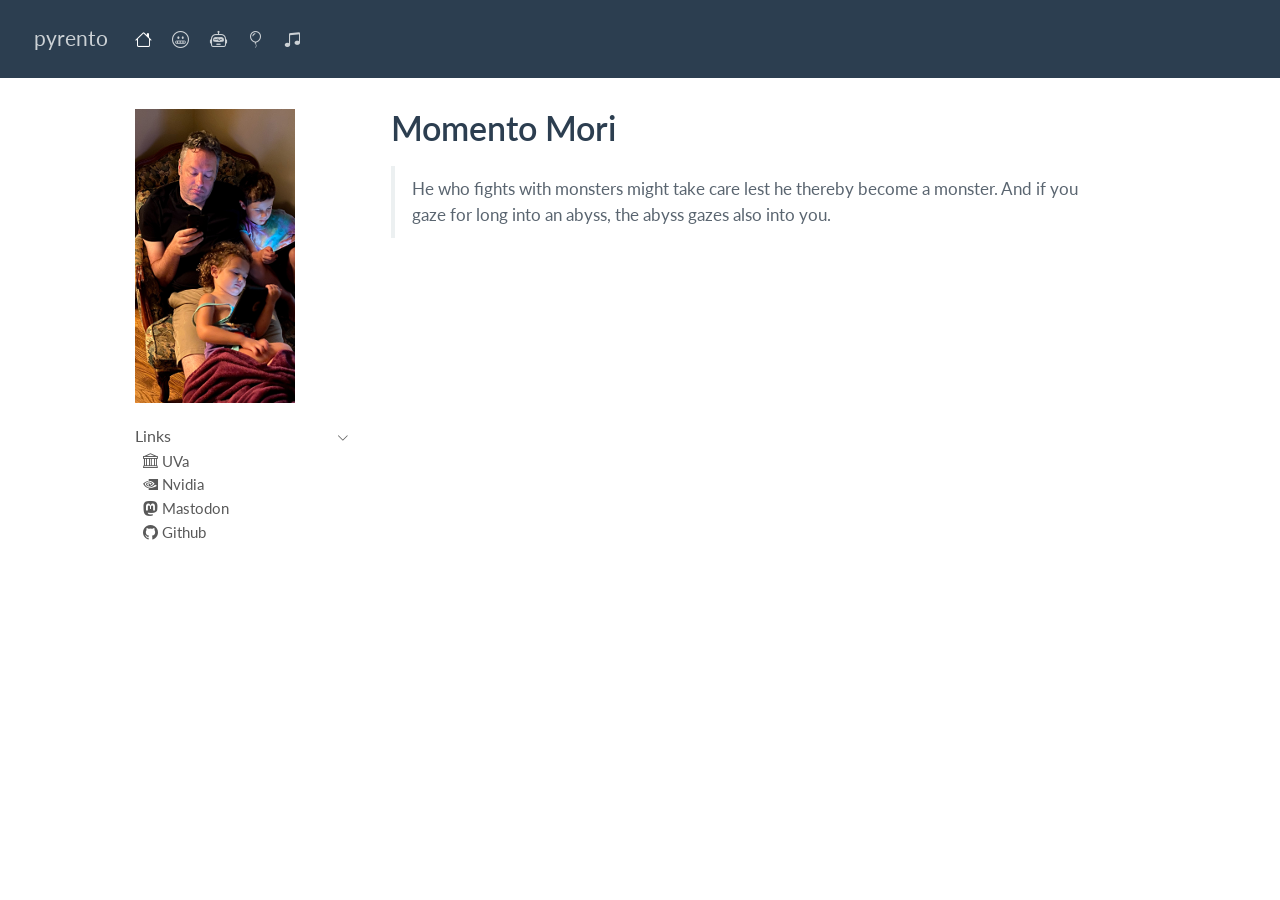
<file: momento_mori.html>
<!DOCTYPE html>
<html xmlns="http://www.w3.org/1999/xhtml" lang="en" xml:lang="en"><head>

<meta charset="utf-8">
<meta name="generator" content="quarto-1.8.25">

<meta name="viewport" content="width=device-width, initial-scale=1.0, user-scalable=yes">


<title>Momento Mori – pyrento</title>
<style>
code{white-space: pre-wrap;}
span.smallcaps{font-variant: small-caps;}
div.columns{display: flex; gap: min(4vw, 1.5em);}
div.column{flex: auto; overflow-x: auto;}
div.hanging-indent{margin-left: 1.5em; text-indent: -1.5em;}
ul.task-list{list-style: none;}
ul.task-list li input[type="checkbox"] {
  width: 0.8em;
  margin: 0 0.8em 0.2em -1em; /* quarto-specific, see https://github.com/quarto-dev/quarto-cli/issues/4556 */ 
  vertical-align: middle;
}
</style>


<script src="site_libs/quarto-nav/quarto-nav.js"></script>
<script src="site_libs/quarto-nav/headroom.min.js"></script>
<script src="site_libs/clipboard/clipboard.min.js"></script>
<script src="site_libs/quarto-html/quarto.js" type="module"></script>
<script src="site_libs/quarto-html/tabsets/tabsets.js" type="module"></script>
<script src="site_libs/quarto-html/axe/axe-check.js" type="module"></script>
<script src="site_libs/quarto-html/popper.min.js"></script>
<script src="site_libs/quarto-html/tippy.umd.min.js"></script>
<script src="site_libs/quarto-html/anchor.min.js"></script>
<link href="site_libs/quarto-html/tippy.css" rel="stylesheet">
<link href="site_libs/quarto-html/quarto-syntax-highlighting-7b89279ff1a6dce999919e0e67d4d9ec.css" rel="stylesheet" id="quarto-text-highlighting-styles">
<script src="site_libs/bootstrap/bootstrap.min.js"></script>
<link href="site_libs/bootstrap/bootstrap-icons.css" rel="stylesheet">
<link href="site_libs/bootstrap/bootstrap-f93c2b1f3f0577f377aefa4848a86a36.min.css" rel="stylesheet" append-hash="true" id="quarto-bootstrap" data-mode="light">
<script id="quarto-search-options" type="application/json">{
  "language": {
    "search-no-results-text": "No results",
    "search-matching-documents-text": "matching documents",
    "search-copy-link-title": "Copy link to search",
    "search-hide-matches-text": "Hide additional matches",
    "search-more-match-text": "more match in this document",
    "search-more-matches-text": "more matches in this document",
    "search-clear-button-title": "Clear",
    "search-text-placeholder": "",
    "search-detached-cancel-button-title": "Cancel",
    "search-submit-button-title": "Submit",
    "search-label": "Search"
  }
}</script>


<link rel="stylesheet" href="styles.css">
</head>

<body class="nav-sidebar floating nav-fixed fullcontent quarto-light">

<div id="quarto-search-results"></div>
  <header id="quarto-header" class="headroom fixed-top">
    <nav class="navbar navbar-expand-lg " data-bs-theme="dark">
      <div class="navbar-container container-fluid">
      <div class="navbar-brand-container mx-auto">
    <a href="./index.html" class="navbar-brand navbar-brand-logo">
    </a>
    <a class="navbar-brand" href="./index.html">
    <span class="navbar-title">pyrento</span>
    </a>
  </div>
          <button class="navbar-toggler" type="button" data-bs-toggle="collapse" data-bs-target="#navbarCollapse" aria-controls="navbarCollapse" role="menu" aria-expanded="false" aria-label="Toggle navigation" onclick="if (window.quartoToggleHeadroom) { window.quartoToggleHeadroom(); }">
  <span class="navbar-toggler-icon"></span>
</button>
          <div class="collapse navbar-collapse" id="navbarCollapse">
            <ul class="navbar-nav navbar-nav-scroll me-auto">
  <li class="nav-item">
    <a class="nav-link active" href="./index.html" aria-current="page"> 
<span class="menu-text"><span class="bi bi-house" aria-hidden="true"></span><span class="visually-hidden">Home</span></span></a>
  </li>  
  <li class="nav-item">
    <a class="nav-link" href="./about.html"> 
<span class="menu-text"><span class="bi bi-emoji-grimace" aria-hidden="true"></span><span class="visually-hidden">About</span></span></a>
  </li>  
  <li class="nav-item">
    <a class="nav-link" href="./ai.html"> 
<span class="menu-text"><span class="bi bi-robot" aria-hidden="true"></span><span class="visually-hidden">About</span></span></a>
  </li>  
  <li class="nav-item">
    <a class="nav-link" href="./momento_mori.html"> 
<span class="menu-text"><span class="bi bi-balloon" aria-hidden="true"></span><span class="visually-hidden">x</span></span></a>
  </li>  
  <li class="nav-item">
    <a class="nav-link" href="./dw_music.html"> 
<span class="menu-text"><span class="bi bi-music-note-beamed" aria-hidden="true"></span><span class="visually-hidden">x</span></span></a>
  </li>  
</ul>
          </div> <!-- /navcollapse -->
            <div class="quarto-navbar-tools">
</div>
      </div> <!-- /container-fluid -->
    </nav>
  <nav class="quarto-secondary-nav">
    <div class="container-fluid d-flex">
      <button type="button" class="quarto-btn-toggle btn" data-bs-toggle="collapse" role="button" data-bs-target=".quarto-sidebar-collapse-item" aria-controls="quarto-sidebar" aria-expanded="false" aria-label="Toggle sidebar navigation" onclick="if (window.quartoToggleHeadroom) { window.quartoToggleHeadroom(); }">
        <i class="bi bi-layout-text-sidebar-reverse"></i>
      </button>
        <nav class="quarto-page-breadcrumbs" aria-label="breadcrumb"><ol class="breadcrumb"><li class="breadcrumb-item">Momento Mori</li></ol></nav>
        <a class="flex-grow-1" role="navigation" data-bs-toggle="collapse" data-bs-target=".quarto-sidebar-collapse-item" aria-controls="quarto-sidebar" aria-expanded="false" aria-label="Toggle sidebar navigation" onclick="if (window.quartoToggleHeadroom) { window.quartoToggleHeadroom(); }">      
        </a>
    </div>
  </nav>
</header>
<!-- content -->
<div id="quarto-content" class="quarto-container page-columns page-rows-contents page-layout-article page-navbar">
<!-- sidebar -->
  <nav id="quarto-sidebar" class="sidebar collapse collapse-horizontal quarto-sidebar-collapse-item sidebar-navigation floating overflow-auto">
    <div class="pt-lg-2 mt-2 text-left sidebar-header">
      <a href="./index.html" class="sidebar-logo-link">
      <img src="./dww_new.png" alt="" class="sidebar-logo light-content py-0 d-lg-inline d-none">
      <img src="./dww_new.png" alt="" class="sidebar-logo dark-content py-0 d-lg-inline d-none">
      </a>
      </div>
    <div class="sidebar-menu-container"> 
    <ul class="list-unstyled mt-1">
        <li class="sidebar-item sidebar-item-section">
      <div class="sidebar-item-container"> 
            <a class="sidebar-item-text sidebar-link text-start" data-bs-toggle="collapse" data-bs-target="#quarto-sidebar-section-1" role="navigation" aria-expanded="true">
 <span class="menu-text">Links</span></a>
          <a class="sidebar-item-toggle text-start" data-bs-toggle="collapse" data-bs-target="#quarto-sidebar-section-1" role="navigation" aria-expanded="true" aria-label="Toggle section">
            <i class="bi bi-chevron-right ms-2"></i>
          </a> 
      </div>
      <ul id="quarto-sidebar-section-1" class="collapse list-unstyled sidebar-section depth1 show">  
          <li class="sidebar-item">
  <div class="sidebar-item-container"> 
  <a href="https://www.virginia.edu" class="sidebar-item-text sidebar-link"><i class="bi bi-bank" role="img">
</i> 
 <span class="menu-text">UVa</span></a>
  </div>
</li>
          <li class="sidebar-item">
  <div class="sidebar-item-container"> 
  <a href="http://www.nvidia.com" class="sidebar-item-text sidebar-link"><i class="bi bi-nvidia" role="img">
</i> 
 <span class="menu-text">Nvidia</span></a>
  </div>
</li>
          <li class="sidebar-item">
  <div class="sidebar-item-container"> 
  <a href="https://hachyderm.io/@thermostat" class="sidebar-item-text sidebar-link"><i class="bi bi-mastodon" role="img">
</i> 
 <span class="menu-text">Mastodon</span></a>
  </div>
</li>
          <li class="sidebar-item">
  <div class="sidebar-item-container"> 
  <a href="https://github.com/thermostat" class="sidebar-item-text sidebar-link"><i class="bi bi-github" role="img">
</i> 
 <span class="menu-text">Github</span></a>
  </div>
</li>
      </ul>
  </li>
    </ul>
    </div>
</nav>
<div id="quarto-sidebar-glass" class="quarto-sidebar-collapse-item" data-bs-toggle="collapse" data-bs-target=".quarto-sidebar-collapse-item"></div>
<!-- margin-sidebar -->
    
<!-- main -->
<main class="content" id="quarto-document-content">

<header id="title-block-header" class="quarto-title-block default">
<div class="quarto-title">
<h1 class="title">Momento Mori</h1>
</div>



<div class="quarto-title-meta">

    
  
    
  </div>
  


</header>


<blockquote class="blockquote">
<p>He who fights with monsters might take care lest he thereby become a monster. And if you gaze for long into an abyss, the abyss gazes also into you.</p>
</blockquote>



</main> <!-- /main -->
<script id="quarto-html-after-body" type="application/javascript">
  window.document.addEventListener("DOMContentLoaded", function (event) {
    const icon = "";
    const anchorJS = new window.AnchorJS();
    anchorJS.options = {
      placement: 'right',
      icon: icon
    };
    anchorJS.add('.anchored');
    const isCodeAnnotation = (el) => {
      for (const clz of el.classList) {
        if (clz.startsWith('code-annotation-')) {                     
          return true;
        }
      }
      return false;
    }
    const onCopySuccess = function(e) {
      // button target
      const button = e.trigger;
      // don't keep focus
      button.blur();
      // flash "checked"
      button.classList.add('code-copy-button-checked');
      var currentTitle = button.getAttribute("title");
      button.setAttribute("title", "Copied!");
      let tooltip;
      if (window.bootstrap) {
        button.setAttribute("data-bs-toggle", "tooltip");
        button.setAttribute("data-bs-placement", "left");
        button.setAttribute("data-bs-title", "Copied!");
        tooltip = new bootstrap.Tooltip(button, 
          { trigger: "manual", 
            customClass: "code-copy-button-tooltip",
            offset: [0, -8]});
        tooltip.show();    
      }
      setTimeout(function() {
        if (tooltip) {
          tooltip.hide();
          button.removeAttribute("data-bs-title");
          button.removeAttribute("data-bs-toggle");
          button.removeAttribute("data-bs-placement");
        }
        button.setAttribute("title", currentTitle);
        button.classList.remove('code-copy-button-checked');
      }, 1000);
      // clear code selection
      e.clearSelection();
    }
    const getTextToCopy = function(trigger) {
      const outerScaffold = trigger.parentElement.cloneNode(true);
      const codeEl = outerScaffold.querySelector('code');
      for (const childEl of codeEl.children) {
        if (isCodeAnnotation(childEl)) {
          childEl.remove();
        }
      }
      return codeEl.innerText;
    }
    const clipboard = new window.ClipboardJS('.code-copy-button:not([data-in-quarto-modal])', {
      text: getTextToCopy
    });
    clipboard.on('success', onCopySuccess);
    if (window.document.getElementById('quarto-embedded-source-code-modal')) {
      const clipboardModal = new window.ClipboardJS('.code-copy-button[data-in-quarto-modal]', {
        text: getTextToCopy,
        container: window.document.getElementById('quarto-embedded-source-code-modal')
      });
      clipboardModal.on('success', onCopySuccess);
    }
      var localhostRegex = new RegExp(/^(?:http|https):\/\/localhost\:?[0-9]*\//);
      var mailtoRegex = new RegExp(/^mailto:/);
        var filterRegex = new RegExp("https:\/\/thermostat\.github\.io\/pyrento_net\/");
      var isInternal = (href) => {
          return filterRegex.test(href) || localhostRegex.test(href) || mailtoRegex.test(href);
      }
      // Inspect non-navigation links and adorn them if external
     var links = window.document.querySelectorAll('a[href]:not(.nav-link):not(.navbar-brand):not(.toc-action):not(.sidebar-link):not(.sidebar-item-toggle):not(.pagination-link):not(.no-external):not([aria-hidden]):not(.dropdown-item):not(.quarto-navigation-tool):not(.about-link)');
      for (var i=0; i<links.length; i++) {
        const link = links[i];
        if (!isInternal(link.href)) {
          // undo the damage that might have been done by quarto-nav.js in the case of
          // links that we want to consider external
          if (link.dataset.originalHref !== undefined) {
            link.href = link.dataset.originalHref;
          }
        }
      }
    function tippyHover(el, contentFn, onTriggerFn, onUntriggerFn) {
      const config = {
        allowHTML: true,
        maxWidth: 500,
        delay: 100,
        arrow: false,
        appendTo: function(el) {
            return el.parentElement;
        },
        interactive: true,
        interactiveBorder: 10,
        theme: 'quarto',
        placement: 'bottom-start',
      };
      if (contentFn) {
        config.content = contentFn;
      }
      if (onTriggerFn) {
        config.onTrigger = onTriggerFn;
      }
      if (onUntriggerFn) {
        config.onUntrigger = onUntriggerFn;
      }
      window.tippy(el, config); 
    }
    const noterefs = window.document.querySelectorAll('a[role="doc-noteref"]');
    for (var i=0; i<noterefs.length; i++) {
      const ref = noterefs[i];
      tippyHover(ref, function() {
        // use id or data attribute instead here
        let href = ref.getAttribute('data-footnote-href') || ref.getAttribute('href');
        try { href = new URL(href).hash; } catch {}
        const id = href.replace(/^#\/?/, "");
        const note = window.document.getElementById(id);
        if (note) {
          return note.innerHTML;
        } else {
          return "";
        }
      });
    }
    const xrefs = window.document.querySelectorAll('a.quarto-xref');
    const processXRef = (id, note) => {
      // Strip column container classes
      const stripColumnClz = (el) => {
        el.classList.remove("page-full", "page-columns");
        if (el.children) {
          for (const child of el.children) {
            stripColumnClz(child);
          }
        }
      }
      stripColumnClz(note)
      if (id === null || id.startsWith('sec-')) {
        // Special case sections, only their first couple elements
        const container = document.createElement("div");
        if (note.children && note.children.length > 2) {
          container.appendChild(note.children[0].cloneNode(true));
          for (let i = 1; i < note.children.length; i++) {
            const child = note.children[i];
            if (child.tagName === "P" && child.innerText === "") {
              continue;
            } else {
              container.appendChild(child.cloneNode(true));
              break;
            }
          }
          if (window.Quarto?.typesetMath) {
            window.Quarto.typesetMath(container);
          }
          return container.innerHTML
        } else {
          if (window.Quarto?.typesetMath) {
            window.Quarto.typesetMath(note);
          }
          return note.innerHTML;
        }
      } else {
        // Remove any anchor links if they are present
        const anchorLink = note.querySelector('a.anchorjs-link');
        if (anchorLink) {
          anchorLink.remove();
        }
        if (window.Quarto?.typesetMath) {
          window.Quarto.typesetMath(note);
        }
        if (note.classList.contains("callout")) {
          return note.outerHTML;
        } else {
          return note.innerHTML;
        }
      }
    }
    for (var i=0; i<xrefs.length; i++) {
      const xref = xrefs[i];
      tippyHover(xref, undefined, function(instance) {
        instance.disable();
        let url = xref.getAttribute('href');
        let hash = undefined; 
        if (url.startsWith('#')) {
          hash = url;
        } else {
          try { hash = new URL(url).hash; } catch {}
        }
        if (hash) {
          const id = hash.replace(/^#\/?/, "");
          const note = window.document.getElementById(id);
          if (note !== null) {
            try {
              const html = processXRef(id, note.cloneNode(true));
              instance.setContent(html);
            } finally {
              instance.enable();
              instance.show();
            }
          } else {
            // See if we can fetch this
            fetch(url.split('#')[0])
            .then(res => res.text())
            .then(html => {
              const parser = new DOMParser();
              const htmlDoc = parser.parseFromString(html, "text/html");
              const note = htmlDoc.getElementById(id);
              if (note !== null) {
                const html = processXRef(id, note);
                instance.setContent(html);
              } 
            }).finally(() => {
              instance.enable();
              instance.show();
            });
          }
        } else {
          // See if we can fetch a full url (with no hash to target)
          // This is a special case and we should probably do some content thinning / targeting
          fetch(url)
          .then(res => res.text())
          .then(html => {
            const parser = new DOMParser();
            const htmlDoc = parser.parseFromString(html, "text/html");
            const note = htmlDoc.querySelector('main.content');
            if (note !== null) {
              // This should only happen for chapter cross references
              // (since there is no id in the URL)
              // remove the first header
              if (note.children.length > 0 && note.children[0].tagName === "HEADER") {
                note.children[0].remove();
              }
              const html = processXRef(null, note);
              instance.setContent(html);
            } 
          }).finally(() => {
            instance.enable();
            instance.show();
          });
        }
      }, function(instance) {
      });
    }
        let selectedAnnoteEl;
        const selectorForAnnotation = ( cell, annotation) => {
          let cellAttr = 'data-code-cell="' + cell + '"';
          let lineAttr = 'data-code-annotation="' +  annotation + '"';
          const selector = 'span[' + cellAttr + '][' + lineAttr + ']';
          return selector;
        }
        const selectCodeLines = (annoteEl) => {
          const doc = window.document;
          const targetCell = annoteEl.getAttribute("data-target-cell");
          const targetAnnotation = annoteEl.getAttribute("data-target-annotation");
          const annoteSpan = window.document.querySelector(selectorForAnnotation(targetCell, targetAnnotation));
          const lines = annoteSpan.getAttribute("data-code-lines").split(",");
          const lineIds = lines.map((line) => {
            return targetCell + "-" + line;
          })
          let top = null;
          let height = null;
          let parent = null;
          if (lineIds.length > 0) {
              //compute the position of the single el (top and bottom and make a div)
              const el = window.document.getElementById(lineIds[0]);
              top = el.offsetTop;
              height = el.offsetHeight;
              parent = el.parentElement.parentElement;
            if (lineIds.length > 1) {
              const lastEl = window.document.getElementById(lineIds[lineIds.length - 1]);
              const bottom = lastEl.offsetTop + lastEl.offsetHeight;
              height = bottom - top;
            }
            if (top !== null && height !== null && parent !== null) {
              // cook up a div (if necessary) and position it 
              let div = window.document.getElementById("code-annotation-line-highlight");
              if (div === null) {
                div = window.document.createElement("div");
                div.setAttribute("id", "code-annotation-line-highlight");
                div.style.position = 'absolute';
                parent.appendChild(div);
              }
              div.style.top = top - 2 + "px";
              div.style.height = height + 4 + "px";
              div.style.left = 0;
              let gutterDiv = window.document.getElementById("code-annotation-line-highlight-gutter");
              if (gutterDiv === null) {
                gutterDiv = window.document.createElement("div");
                gutterDiv.setAttribute("id", "code-annotation-line-highlight-gutter");
                gutterDiv.style.position = 'absolute';
                const codeCell = window.document.getElementById(targetCell);
                const gutter = codeCell.querySelector('.code-annotation-gutter');
                gutter.appendChild(gutterDiv);
              }
              gutterDiv.style.top = top - 2 + "px";
              gutterDiv.style.height = height + 4 + "px";
            }
            selectedAnnoteEl = annoteEl;
          }
        };
        const unselectCodeLines = () => {
          const elementsIds = ["code-annotation-line-highlight", "code-annotation-line-highlight-gutter"];
          elementsIds.forEach((elId) => {
            const div = window.document.getElementById(elId);
            if (div) {
              div.remove();
            }
          });
          selectedAnnoteEl = undefined;
        };
          // Handle positioning of the toggle
      window.addEventListener(
        "resize",
        throttle(() => {
          elRect = undefined;
          if (selectedAnnoteEl) {
            selectCodeLines(selectedAnnoteEl);
          }
        }, 10)
      );
      function throttle(fn, ms) {
      let throttle = false;
      let timer;
        return (...args) => {
          if(!throttle) { // first call gets through
              fn.apply(this, args);
              throttle = true;
          } else { // all the others get throttled
              if(timer) clearTimeout(timer); // cancel #2
              timer = setTimeout(() => {
                fn.apply(this, args);
                timer = throttle = false;
              }, ms);
          }
        };
      }
        // Attach click handler to the DT
        const annoteDls = window.document.querySelectorAll('dt[data-target-cell]');
        for (const annoteDlNode of annoteDls) {
          annoteDlNode.addEventListener('click', (event) => {
            const clickedEl = event.target;
            if (clickedEl !== selectedAnnoteEl) {
              unselectCodeLines();
              const activeEl = window.document.querySelector('dt[data-target-cell].code-annotation-active');
              if (activeEl) {
                activeEl.classList.remove('code-annotation-active');
              }
              selectCodeLines(clickedEl);
              clickedEl.classList.add('code-annotation-active');
            } else {
              // Unselect the line
              unselectCodeLines();
              clickedEl.classList.remove('code-annotation-active');
            }
          });
        }
    const findCites = (el) => {
      const parentEl = el.parentElement;
      if (parentEl) {
        const cites = parentEl.dataset.cites;
        if (cites) {
          return {
            el,
            cites: cites.split(' ')
          };
        } else {
          return findCites(el.parentElement)
        }
      } else {
        return undefined;
      }
    };
    var bibliorefs = window.document.querySelectorAll('a[role="doc-biblioref"]');
    for (var i=0; i<bibliorefs.length; i++) {
      const ref = bibliorefs[i];
      const citeInfo = findCites(ref);
      if (citeInfo) {
        tippyHover(citeInfo.el, function() {
          var popup = window.document.createElement('div');
          citeInfo.cites.forEach(function(cite) {
            var citeDiv = window.document.createElement('div');
            citeDiv.classList.add('hanging-indent');
            citeDiv.classList.add('csl-entry');
            var biblioDiv = window.document.getElementById('ref-' + cite);
            if (biblioDiv) {
              citeDiv.innerHTML = biblioDiv.innerHTML;
            }
            popup.appendChild(citeDiv);
          });
          return popup.innerHTML;
        });
      }
    }
  });
  </script>
</div> <!-- /content -->




</body></html>
</file>
<file: site_libs/quarto-html/tippy.css>
.tippy-box[data-animation=fade][data-state=hidden]{opacity:0}[data-tippy-root]{max-width:calc(100vw - 10px)}.tippy-box{position:relative;background-color:#333;color:#fff;border-radius:4px;font-size:14px;line-height:1.4;white-space:normal;outline:0;transition-property:transform,visibility,opacity}.tippy-box[data-placement^=top]>.tippy-arrow{bottom:0}.tippy-box[data-placement^=top]>.tippy-arrow:before{bottom:-7px;left:0;border-width:8px 8px 0;border-top-color:initial;transform-origin:center top}.tippy-box[data-placement^=bottom]>.tippy-arrow{top:0}.tippy-box[data-placement^=bottom]>.tippy-arrow:before{top:-7px;left:0;border-width:0 8px 8px;border-bottom-color:initial;transform-origin:center bottom}.tippy-box[data-placement^=left]>.tippy-arrow{right:0}.tippy-box[data-placement^=left]>.tippy-arrow:before{border-width:8px 0 8px 8px;border-left-color:initial;right:-7px;transform-origin:center left}.tippy-box[data-placement^=right]>.tippy-arrow{left:0}.tippy-box[data-placement^=right]>.tippy-arrow:before{left:-7px;border-width:8px 8px 8px 0;border-right-color:initial;transform-origin:center right}.tippy-box[data-inertia][data-state=visible]{transition-timing-function:cubic-bezier(.54,1.5,.38,1.11)}.tippy-arrow{width:16px;height:16px;color:#333}.tippy-arrow:before{content:"";position:absolute;border-color:transparent;border-style:solid}.tippy-content{position:relative;padding:5px 9px;z-index:1}
</file>
<file: site_libs/quarto-html/quarto-syntax-highlighting-7b89279ff1a6dce999919e0e67d4d9ec.css>
/* quarto syntax highlight colors */
:root {
  --quarto-hl-ot-color: #003B4F;
  --quarto-hl-at-color: #657422;
  --quarto-hl-ss-color: #20794D;
  --quarto-hl-an-color: #5E5E5E;
  --quarto-hl-fu-color: #4758AB;
  --quarto-hl-st-color: #20794D;
  --quarto-hl-cf-color: #003B4F;
  --quarto-hl-op-color: #5E5E5E;
  --quarto-hl-er-color: #AD0000;
  --quarto-hl-bn-color: #AD0000;
  --quarto-hl-al-color: #AD0000;
  --quarto-hl-va-color: #111111;
  --quarto-hl-bu-color: inherit;
  --quarto-hl-ex-color: inherit;
  --quarto-hl-pp-color: #AD0000;
  --quarto-hl-in-color: #5E5E5E;
  --quarto-hl-vs-color: #20794D;
  --quarto-hl-wa-color: #5E5E5E;
  --quarto-hl-do-color: #5E5E5E;
  --quarto-hl-im-color: #00769E;
  --quarto-hl-ch-color: #20794D;
  --quarto-hl-dt-color: #AD0000;
  --quarto-hl-fl-color: #AD0000;
  --quarto-hl-co-color: #5E5E5E;
  --quarto-hl-cv-color: #5E5E5E;
  --quarto-hl-cn-color: #8f5902;
  --quarto-hl-sc-color: #5E5E5E;
  --quarto-hl-dv-color: #AD0000;
  --quarto-hl-kw-color: #003B4F;
}

/* other quarto variables */
:root {
  --quarto-font-monospace: SFMono-Regular, Menlo, Monaco, Consolas, "Liberation Mono", "Courier New", monospace;
}

/* syntax highlight based on Pandoc's rules */
pre > code.sourceCode > span {
  color: #003B4F;
}

code.sourceCode > span {
  color: #003B4F;
}

div.sourceCode,
div.sourceCode pre.sourceCode {
  color: #003B4F;
}

/* Normal */
code span {
  color: #003B4F;
}

/* Alert */
code span.al {
  color: #AD0000;
  font-style: inherit;
}

/* Annotation */
code span.an {
  color: #5E5E5E;
  font-style: inherit;
}

/* Attribute */
code span.at {
  color: #657422;
  font-style: inherit;
}

/* BaseN */
code span.bn {
  color: #AD0000;
  font-style: inherit;
}

/* BuiltIn */
code span.bu {
  font-style: inherit;
}

/* ControlFlow */
code span.cf {
  color: #003B4F;
  font-weight: bold;
  font-style: inherit;
}

/* Char */
code span.ch {
  color: #20794D;
  font-style: inherit;
}

/* Constant */
code span.cn {
  color: #8f5902;
  font-style: inherit;
}

/* Comment */
code span.co {
  color: #5E5E5E;
  font-style: inherit;
}

/* CommentVar */
code span.cv {
  color: #5E5E5E;
  font-style: italic;
}

/* Documentation */
code span.do {
  color: #5E5E5E;
  font-style: italic;
}

/* DataType */
code span.dt {
  color: #AD0000;
  font-style: inherit;
}

/* DecVal */
code span.dv {
  color: #AD0000;
  font-style: inherit;
}

/* Error */
code span.er {
  color: #AD0000;
  font-style: inherit;
}

/* Extension */
code span.ex {
  font-style: inherit;
}

/* Float */
code span.fl {
  color: #AD0000;
  font-style: inherit;
}

/* Function */
code span.fu {
  color: #4758AB;
  font-style: inherit;
}

/* Import */
code span.im {
  color: #00769E;
  font-style: inherit;
}

/* Information */
code span.in {
  color: #5E5E5E;
  font-style: inherit;
}

/* Keyword */
code span.kw {
  color: #003B4F;
  font-weight: bold;
  font-style: inherit;
}

/* Operator */
code span.op {
  color: #5E5E5E;
  font-style: inherit;
}

/* Other */
code span.ot {
  color: #003B4F;
  font-style: inherit;
}

/* Preprocessor */
code span.pp {
  color: #AD0000;
  font-style: inherit;
}

/* SpecialChar */
code span.sc {
  color: #5E5E5E;
  font-style: inherit;
}

/* SpecialString */
code span.ss {
  color: #20794D;
  font-style: inherit;
}

/* String */
code span.st {
  color: #20794D;
  font-style: inherit;
}

/* Variable */
code span.va {
  color: #111111;
  font-style: inherit;
}

/* VerbatimString */
code span.vs {
  color: #20794D;
  font-style: inherit;
}

/* Warning */
code span.wa {
  color: #5E5E5E;
  font-style: italic;
}

.prevent-inlining {
  content: "</";
}

/*# sourceMappingURL=3944bc705cfaf4c80e56f77c5205168a.css.map */
</file>
<file: styles.css>
/* Theme tweaks layered on top of Bootstrap Flatly. */

:root {
  --brand-accent: #2c3e50; /* Flatly navbar background */
  --brand-accent-hover: #1f2d3a;
}

a {
  color: var(--brand-accent);
  text-decoration: none;
}

a:hover,
a:focus {
  color: var(--brand-accent-hover);
  text-decoration: none;
}

h1,
h2,
h3,
h4,
h5,
h6 {
  color: var(--brand-accent);
}

/* Pull the code-fold toggle into the left margin with a subtle pointer */
details.code-fold > summary {
  list-style: none;
  position: relative;
  margin-left: -1.5rem;
  padding-left: 1.5rem;
  cursor: pointer;
  color: transparent; /* keep text for accessibility but hide visually */
  line-height: 1.4;
}

details.code-fold > summary::-webkit-details-marker {
  display: none;
}

details.code-fold > summary::before {
  content: "▸";
  position: absolute;
  left: 0;
  color: var(--brand-accent);
  font-size: 0.85rem;
}

details.code-fold[open] > summary::before {
  content: "▾";
}
</file>
